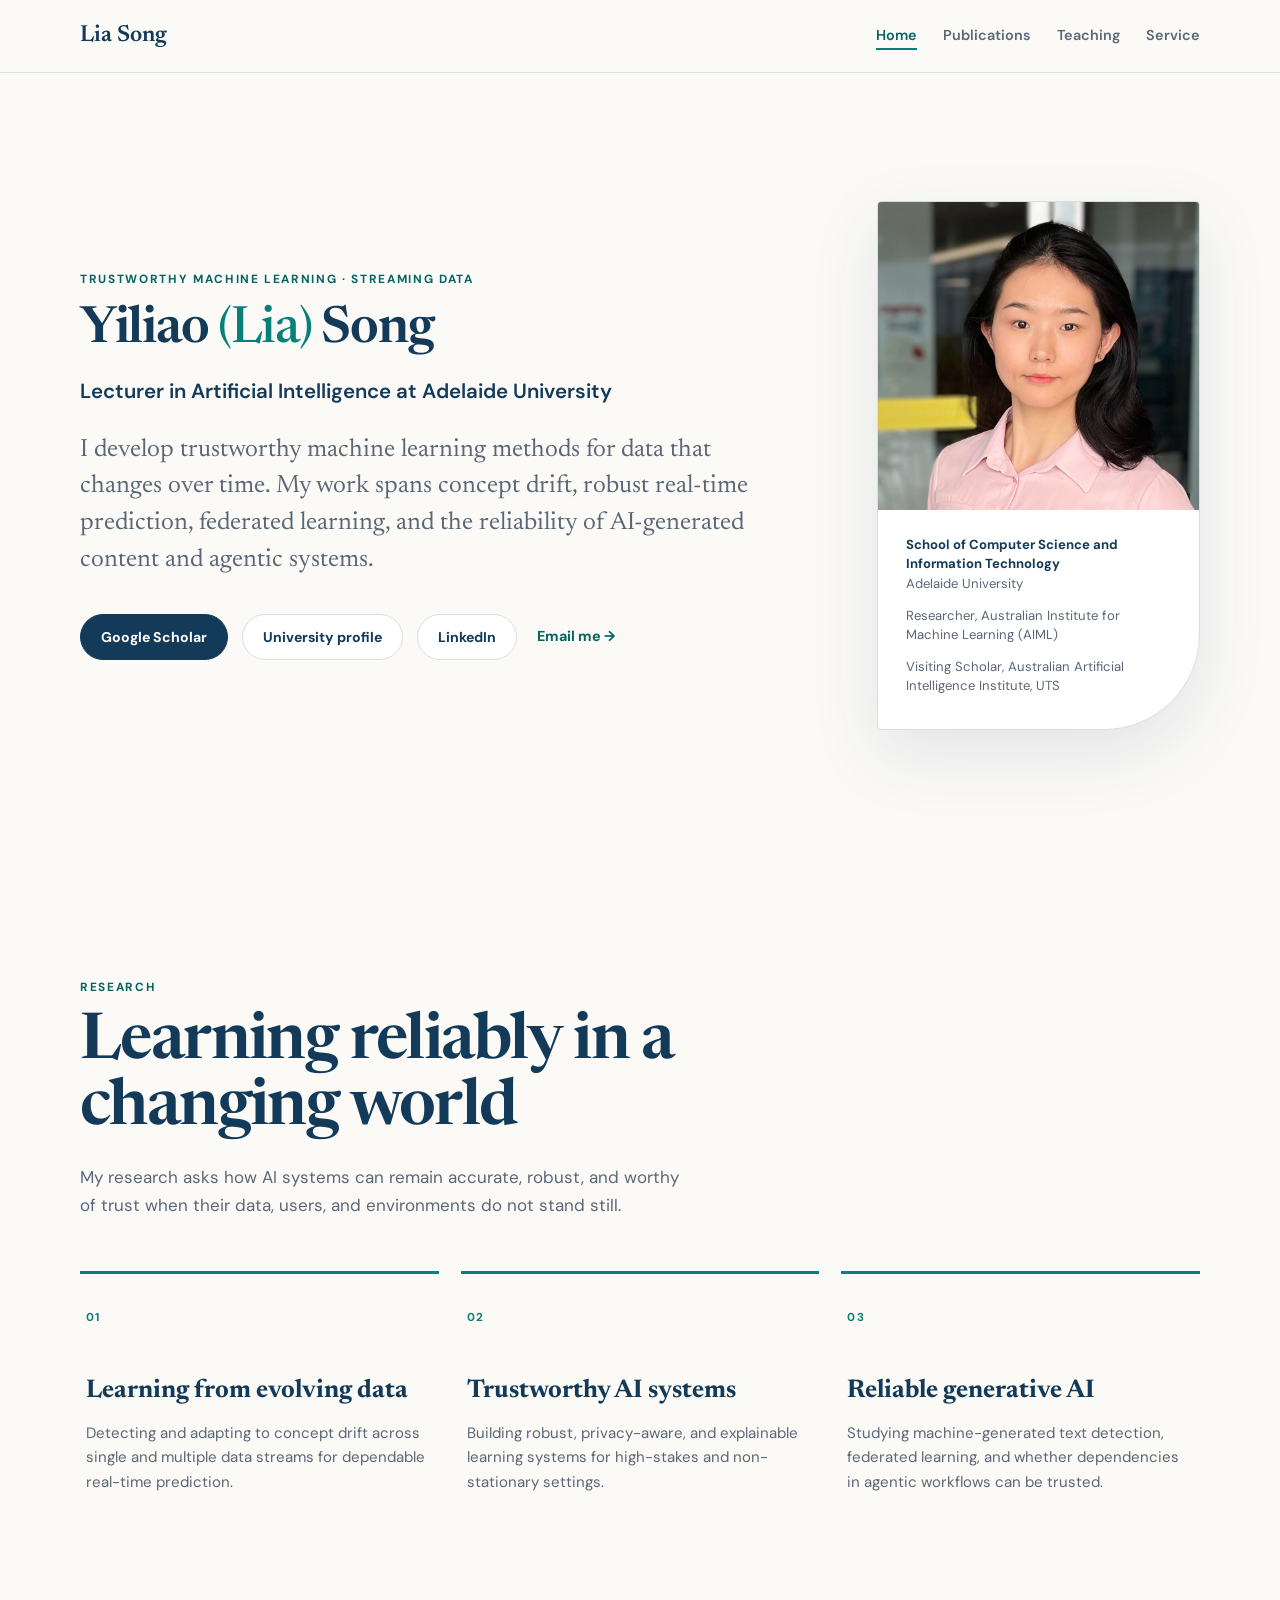
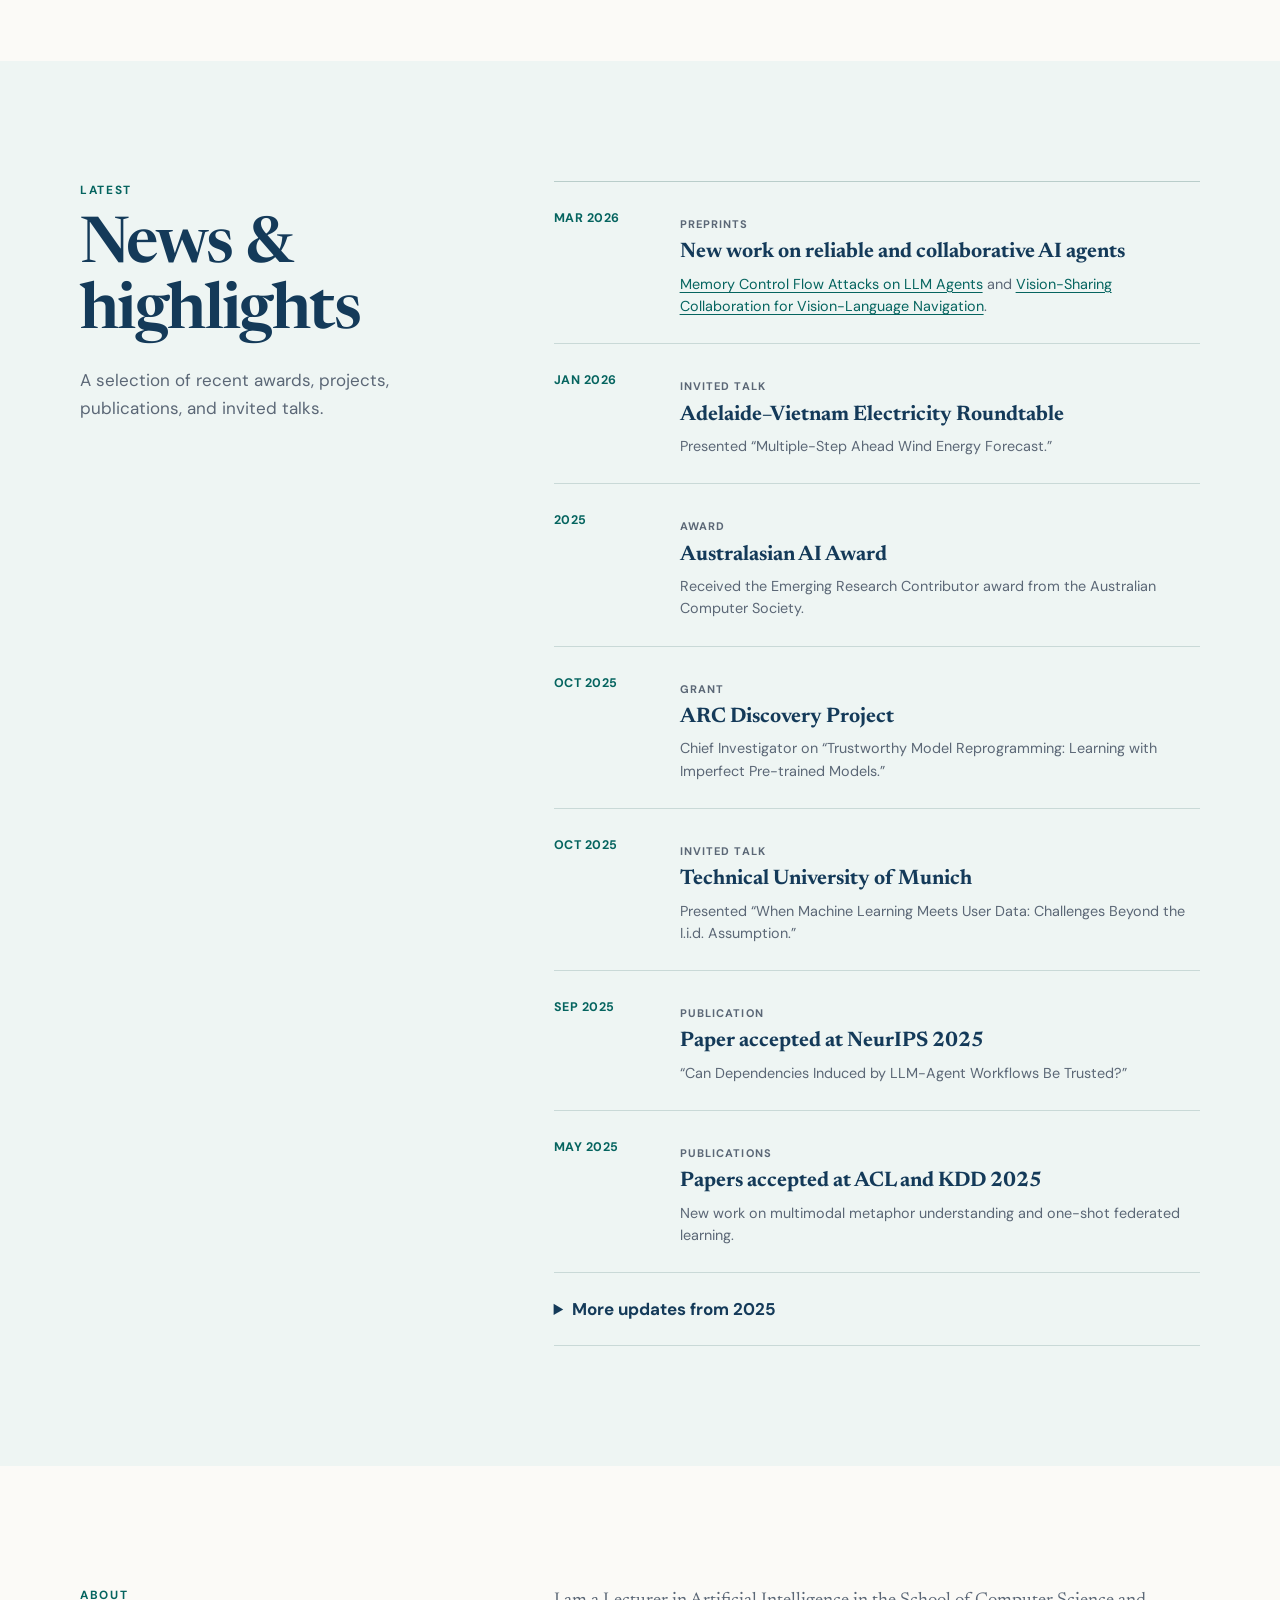
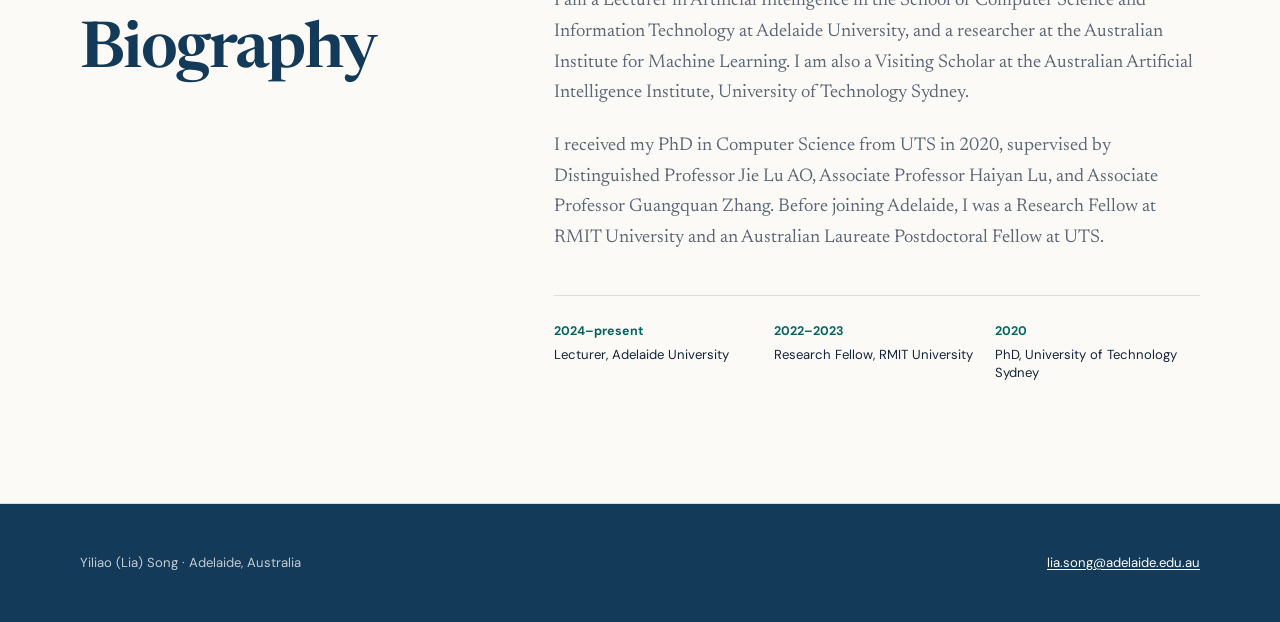
<file: index.html>
<!doctype html>
<html lang="en">
<head>
    <meta charset="utf-8">
    <meta name="viewport" content="width=device-width, initial-scale=1">
    <meta name="description" content="Yiliao (Lia) Song is a Lecturer in Artificial Intelligence at Adelaide University, researching trustworthy machine learning and learning from evolving data.">
    <title>Yiliao (Lia) Song | Trustworthy Machine Learning</title>
    <link rel="stylesheet" href="style.css?v=20260722-4">
</head>
<body>
<header class="site-header">
    <nav class="nav-shell" aria-label="Primary navigation">
        <a class="wordmark" href="index.html">Lia Song</a>
        <div class="nav-links">
            <a class="current" href="index.html">Home</a>
            <a href="publication.html">Publications</a>
            <a href="teaching.html">Teaching</a>
            <a href="service.html">Service</a>
        </div>
    </nav>
</header>

<main>
    <section class="hero page-shell">
        <div class="hero-copy">
            <p class="eyebrow">Trustworthy machine learning · Streaming data</p>
            <h1>Yiliao <span>(Lia)</span> Song</h1>
            <p class="role">Lecturer in Artificial Intelligence at Adelaide University</p>
            <p class="intro">I develop trustworthy machine learning methods for data that changes over time. My work spans concept drift, robust real-time prediction, federated learning, and the reliability of AI-generated content and agentic systems.</p>
            <div class="hero-actions" aria-label="Profile links">
                <a class="button primary" href="https://scholar.google.com/citations?hl=en&user=lKzKBHUAAAAJ&view_op=list_works&sortby=pubdate" target="_blank" rel="noopener">Google Scholar</a>
                <a class="button" href="https://adelaideuni.edu.au/people/lia.song" target="_blank" rel="noopener">University profile</a>
                <a class="button" href="https://www.linkedin.com/in/lia-song-1038793b/" target="_blank" rel="noopener">LinkedIn</a>
                <a class="text-link" href="mailto:lia.song@adelaide.edu.au">Email me <span aria-hidden="true">→</span></a>
            </div>
        </div>
        <aside class="profile-card" aria-label="Profile summary">
            <img src="YS.jpg" alt="Portrait of Yiliao (Lia) Song" width="344" height="332">
            <div class="profile-card-body">
                <p><strong>School of Computer Science and Information Technology</strong><br>Adelaide University</p>
                <p>Researcher, Australian Institute for Machine Learning (AIML)</p>
                <p>Visiting Scholar, Australian Artificial Intelligence Institute, UTS</p>
            </div>
        </aside>
    </section>

    <section class="section page-shell" aria-labelledby="research-heading">
        <div class="section-heading">
            <p class="section-label">Research</p>
            <h2 id="research-heading">Learning reliably in a changing world</h2>
            <p>My research asks how AI systems can remain accurate, robust, and worthy of trust when their data, users, and environments do not stand still.</p>
        </div>
        <div class="research-grid">
            <article class="research-card">
                <span class="card-number">01</span>
                <h3>Learning from evolving data</h3>
                <p>Detecting and adapting to concept drift across single and multiple data streams for dependable real-time prediction.</p>
            </article>
            <article class="research-card">
                <span class="card-number">02</span>
                <h3>Trustworthy AI systems</h3>
                <p>Building robust, privacy-aware, and explainable learning systems for high-stakes and non-stationary settings.</p>
            </article>
            <article class="research-card">
                <span class="card-number">03</span>
                <h3>Reliable generative AI</h3>
                <p>Studying machine-generated text detection, federated learning, and whether dependencies in agentic workflows can be trusted.</p>
            </article>
        </div>
    </section>

    <section class="section section-tint" aria-labelledby="news-heading">
        <div class="page-shell news-layout">
            <div class="section-heading news-intro">
                <p class="section-label">Latest</p>
                <h2 id="news-heading">News &amp; highlights</h2>
                <p>A selection of recent awards, projects, publications, and invited talks.</p>
            </div>
            <div class="news-list">
                <article class="news-item featured-news">
                    <time datetime="2026-03">Mar 2026</time>
                    <div><span class="news-tag">Preprints</span><h3>New work on reliable and collaborative AI agents</h3><p><a href="https://arxiv.org/abs/2603.15125" target="_blank" rel="noopener">Memory Control Flow Attacks on LLM Agents</a> and <a href="https://arxiv.org/abs/2603.20804" target="_blank" rel="noopener">Vision-Sharing Collaboration for Vision-Language Navigation</a>.</p></div>
                </article>
                <article class="news-item featured-news">
                    <time datetime="2026-01">Jan 2026</time>
                    <div><span class="news-tag">Invited talk</span><h3>Adelaide–Vietnam Electricity Roundtable</h3><p>Presented “Multiple-Step Ahead Wind Energy Forecast.”</p></div>
                </article>
                <article class="news-item">
                    <time datetime="2025">2025</time>
                    <div><span class="news-tag">Award</span><h3>Australasian AI Award</h3><p>Received the Emerging Research Contributor award from the Australian Computer Society.</p></div>
                </article>
                <article class="news-item">
                    <time datetime="2025-10-29">Oct 2025</time>
                    <div><span class="news-tag">Grant</span><h3>ARC Discovery Project</h3><p>Chief Investigator on “Trustworthy Model Reprogramming: Learning with Imperfect Pre-trained Models.”</p></div>
                </article>
                <article class="news-item">
                    <time datetime="2025-10">Oct 2025</time>
                    <div><span class="news-tag">Invited talk</span><h3>Technical University of Munich</h3><p>Presented “When Machine Learning Meets User Data: Challenges Beyond the I.i.d. Assumption.”</p></div>
                </article>
                <article class="news-item">
                    <time datetime="2025-09-19">Sep 2025</time>
                    <div><span class="news-tag">Publication</span><h3>Paper accepted at NeurIPS 2025</h3><p>“Can Dependencies Induced by LLM-Agent Workflows Be Trusted?”</p></div>
                </article>
                <article class="news-item">
                    <time datetime="2025-05">May 2025</time>
                    <div><span class="news-tag">Publications</span><h3>Papers accepted at ACL and KDD 2025</h3><p>New work on multimodal metaphor understanding and one-shot federated learning.</p></div>
                </article>
                <details class="news-archive">
                    <summary>More updates from 2025</summary>
                    <ul>
                        <li><time datetime="2025-10-05">5 Oct</time> “A Multistream Concept Drift Handling Framework via Data Sharing” accepted by <em>IEEE Transactions on Cybernetics</em>.</li>
                        <li><time datetime="2025-10-28">28 Oct</time> Invited to present at the AGS SA/NT Symposium 2025.</li>
                        <li><time datetime="2025-09-30">30 Sep</time> Received the School of Computer and Mathematical Sciences inter-department award.</li>
                        <li><time datetime="2025-09-17">17 Sep</time> “Machine Learning in the Australian Equity Market” accepted by <em>Pacific-Basin Finance Journal</em>.</li>
                        <li><time datetime="2025-05-01">1 May</time> Awarded a DAAD AINeT Fellowship.</li>
                        <li><time datetime="2025-04-28">28 Apr</time> Selected for the DAAD Postdoc-NeT-AI Virtual Networking Week on Natural Language Processing.</li>
                        <li><time datetime="2025-04-03">3 Apr</time> Paper published in <em>Intelligent Systems with Applications</em>.</li>
                        <li><time datetime="2025-03-14">14 Mar</time> Paper accepted by <em>IEEE Transactions on Information Forensics and Security</em>.</li>
                        <li><time datetime="2025-01-23">23 Jan</time> Two papers accepted at ICLR 2025: FLOW and R-detect.</li>
                    </ul>
                </details>
            </div>
        </div>
    </section>

    <section class="section page-shell split-section" aria-labelledby="about-heading">
        <div class="section-heading">
            <p class="section-label">About</p>
            <h2 id="about-heading">Biography</h2>
        </div>
        <div class="prose">
            <p>I am a Lecturer in Artificial Intelligence in the School of Computer Science and Information Technology at Adelaide University, and a researcher at the Australian Institute for Machine Learning. I am also a Visiting Scholar at the Australian Artificial Intelligence Institute, University of Technology Sydney.</p>
            <p>I received my PhD in Computer Science from UTS in 2020, supervised by Distinguished Professor Jie Lu AO, Associate Professor Haiyan Lu, and Associate Professor Guangquan Zhang. Before joining Adelaide, I was a Research Fellow at RMIT University and an Australian Laureate Postdoctoral Fellow at UTS.</p>
            <div class="credential-row">
                <div><strong>2024–present</strong><span>Lecturer, Adelaide University</span></div>
                <div><strong>2022–2023</strong><span>Research Fellow, RMIT University</span></div>
                <div><strong>2020</strong><span>PhD, University of Technology Sydney</span></div>
            </div>
        </div>
    </section>
</main>

<footer class="site-footer">
    <div class="page-shell footer-inner">
        <p>Yiliao (Lia) Song · Adelaide, Australia</p>
        <p><a href="mailto:lia.song@adelaide.edu.au">lia.song@adelaide.edu.au</a></p>
    </div>
</footer>
</body>
</html>
</file>
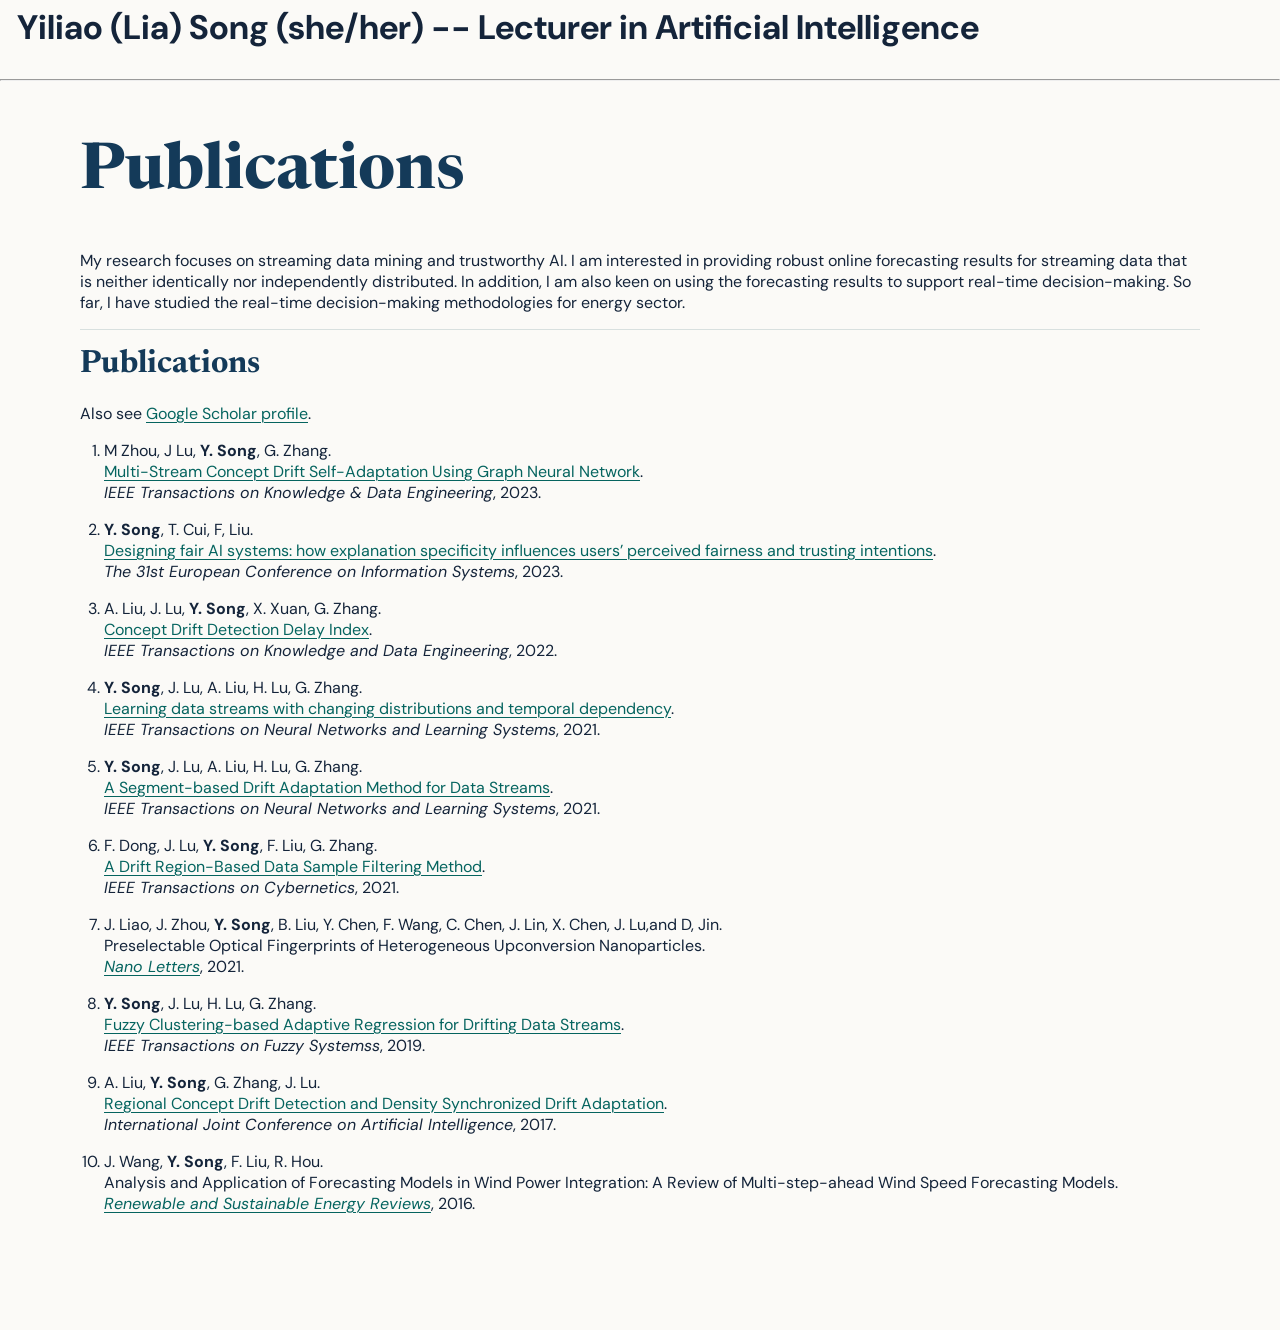
<file: publication-old.html>
<html>

<head>
    <meta http-equiv="Content-Type" content="text/html;charset=utf-8" />
    <link rel="stylesheet" type="text/css" href="style.css" />
    <title>Yiliao (Lia) Song (she/her) -- Lecturer in Artificial Intelligence</title>
</head>

<body>
<h1 style="padding-left: 0.5em">Yiliao (Lia) Song (she/her) -- Lecturer in Artificial Intelligence</h1><hr>
<table summary="Table for page layout." id="tlayout">
<tr valign="top">
<td id="layout-menu">
    <div class="menu-item"><a href="index.html" class="current">Home</a></div>
    <div class="menu-item"><a href="teaching.html">Teaching</a></div>
    <div class="menu-item"><a href="publication.html">Publications</a></div>
    <div class="menu-item"><a href="service.html">Professional Services</a></div>
</td>
<td id="layout-content">

    <h1 style="margin-top: 0em">Publications</h1><br>
	My research focuses on streaming data mining and trustworthy AI. I am interested in providing robust online forecasting results for streaming data that is neither identically nor independently distributed. In addition, I am also keen on using the forecasting results to support real-time decision-making. So far, I have studied the real-time decision-making methodologies for energy sector.
	
    <div>
        <h2><hr>Publications</h2>
        Also see <a href = "https://scholar.google.com/citations?hl=en&user=lKzKBHUAAAAJ&view_op=list_works&sortby=pubdate" target="_blank">Google Scholar profile</a>.
        <ol>
            <li><p>
                M Zhou, J Lu, <b>Y. Song</b>, G. Zhang.<br>
                <a href="https://ieeexplore.ieee.org/xpl/RecentIssue.jsp?punumber=69" target="_blank">Multi-Stream Concept Drift Self-Adaptation Using Graph Neural Network</a>.<br>
                <i>IEEE Transactions on Knowledge & Data Engineering</i>, 2023.<br>
            </p></li>

            <li><p>
                <b>Y. Song</b>, T. Cui, F, Liu.<br>
                <a href="https://aisel.aisnet.org/ecis2023_rip/7/" target="_blank">Designing fair AI systems: how explanation specificity influences users’ perceived fairness and trusting intentions</a>.<br>
                <i>The 31st European Conference on Information Systems</i>, 2023.<br>
            </p></li>

            <li><p>
                A. Liu, J. Lu, <b>Y. Song</b>, X. Xuan, G. Zhang.<br>
                <a href="https://www.computer.org/csdl/journal/tk/5555/01/09729470/1Bya28FGIU0" target="_blank">Concept Drift Detection Delay Index</a>.<br>
                <i>IEEE Transactions on Knowledge and Data Engineering</i>, 2022.<br>
            </p></li>
            
            <li><p>
                <b>Y. Song</b>, J. Lu, A. Liu, H. Lu, G. Zhang.<br>
                <a href="https://ieeexplore.ieee.org/document/9626154" target="_blank">Learning data streams with changing distributions and temporal dependency</a>.<br>
                <i>IEEE Transactions on Neural Networks and Learning Systems</i>, 2021.<br>
            </p></li>
            
            <li><p>
                <b>Y. Song</b>, J. Lu, A. Liu, H. Lu, G. Zhang.<br>
                <a href="https://ieeexplore.ieee.org/abstract/document/9399669" target="_blank">A Segment-based Drift Adaptation Method for Data Streams</a>.<br>
                <i>IEEE Transactions on Neural Networks and Learning Systems</i>, 2021.<br>
            </p></li>

            <li><p>
                F. Dong, J. Lu, <b>Y. Song</b>, F. Liu, G. Zhang.<br>
                <a href="https://pubmed.ncbi.nlm.nih.gov/33635810/" target="_blank">A Drift Region-Based Data Sample Filtering Method</a>.<br>
                <i>IEEE Transactions on Cybernetics</i>, 2021.<br>
            </p></li>

            <li><p>
                J. Liao, J. Zhou, <b>Y. Song</b>, B. Liu, Y. Chen, F. Wang, C. Chen, J. Lin, X. Chen, J. Lu,and D, Jin.<br>
                Preselectable Optical Fingerprints of Heterogeneous Upconversion Nanoparticles.<br>
                <a href="https://pubs.acs.org/doi/abs/10.1021/acs.nanolett.1c02404" target="_blank"><i>Nano Letters</i></a>, 2021.<br>
            </p></li>

            <li><p>
                <b>Y. Song</b>, J. Lu, H. Lu, G. Zhang.<br>
                <a href="https://ieeexplore.ieee.org/document/8688575" target="_blank">Fuzzy Clustering-based Adaptive Regression for Drifting Data Streams</a>.<br>
                <i>IEEE Transactions on Fuzzy Systemss</i>, 2019.<br>
            </p></li>

            <li><p>
                A. Liu, <b>Y. Song</b>, G. Zhang, J. Lu.<br>
                <a href="https://www.ijcai.org/proceedings/2017/0317.pdf" target="_blank">Regional Concept Drift Detection and Density Synchronized Drift Adaptation</a>.<br>
                <i>International Joint Conference on Artificial Intelligence</i>, 2017.<br>
            </p></li>

            <li><p>
                J. Wang, <b>Y. Song</b>, F. Liu, R. Hou.<br>
                Analysis and Application of Forecasting Models in Wind Power Integration: A Review of Multi-step-ahead Wind Speed Forecasting Models.<br>
                <a href="https://ieeexplore.ieee.org/document/9626154" target="_blank"><i>Renewable and Sustainable Energy Reviews</i></a>, 2016.<br>
            </p></li>
        </ol>
    </div>

</td>
</tr>
</table>
</body>
</html>
</file>
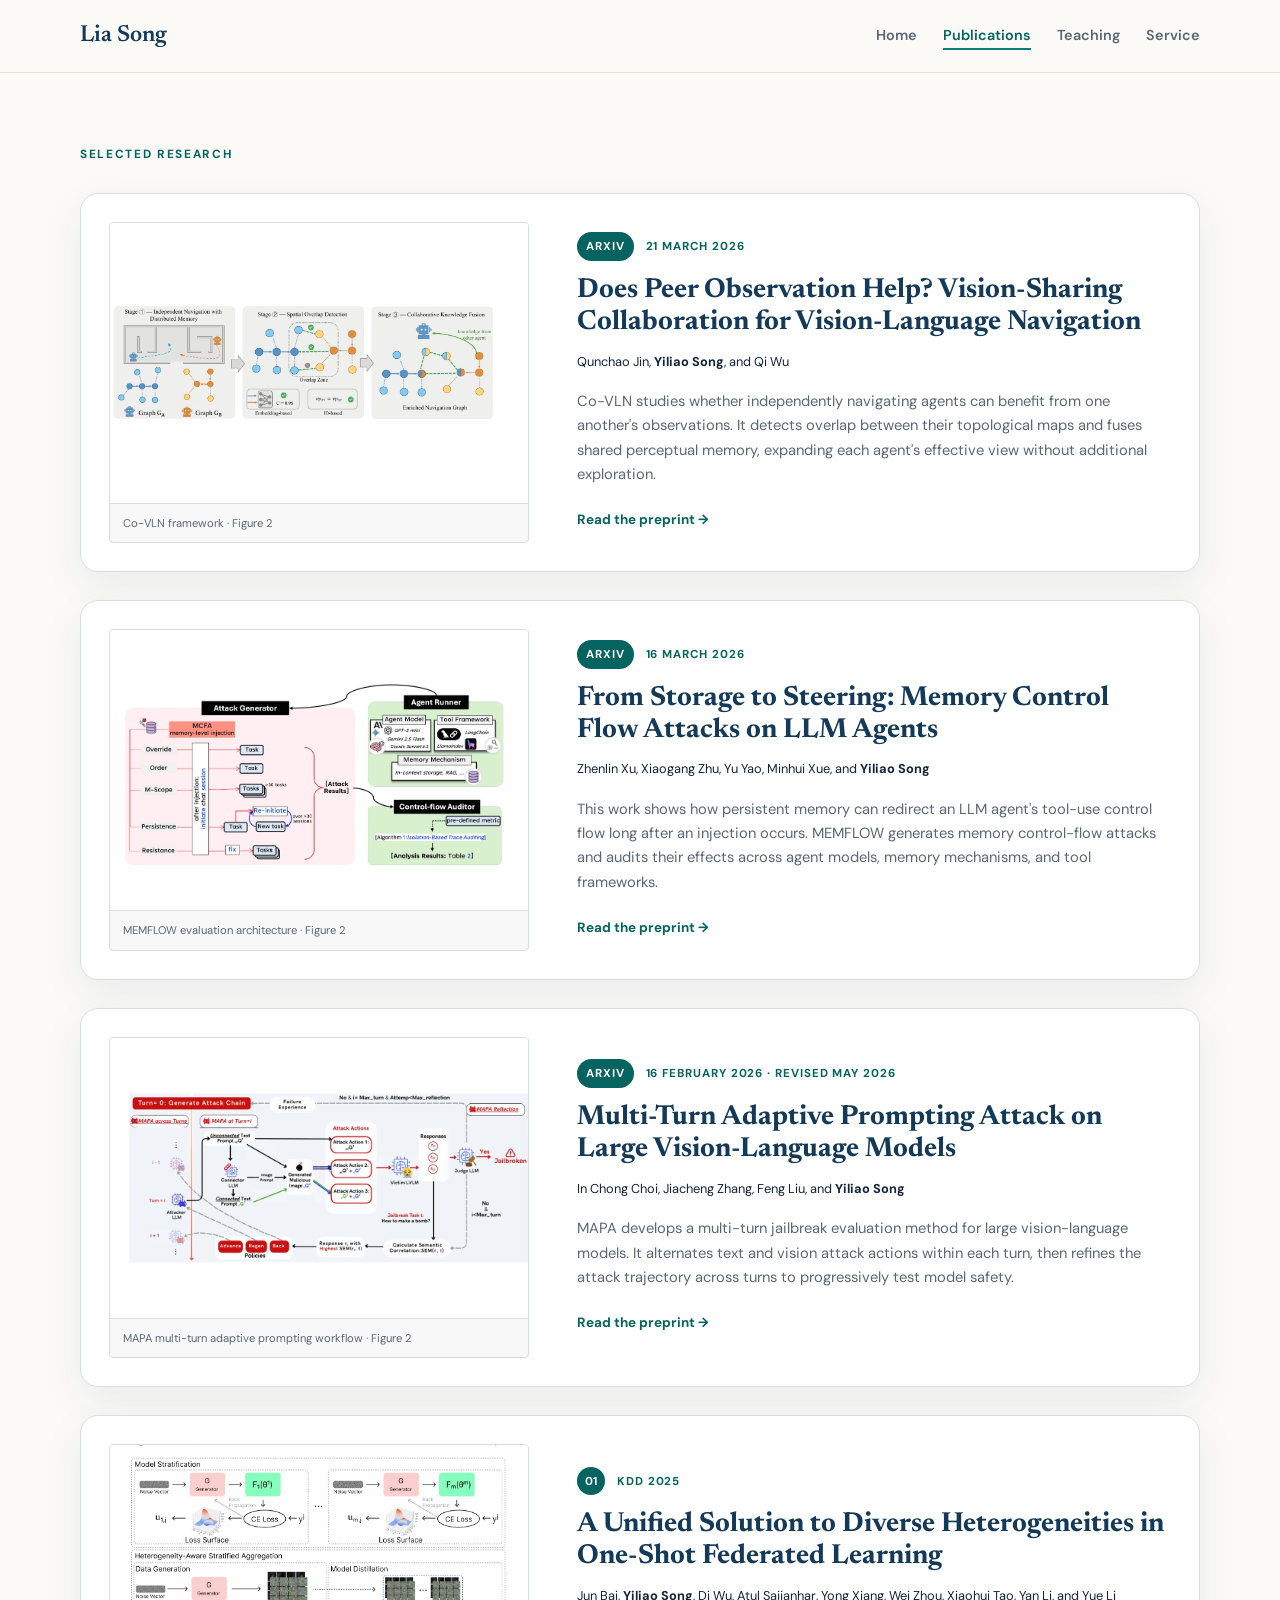
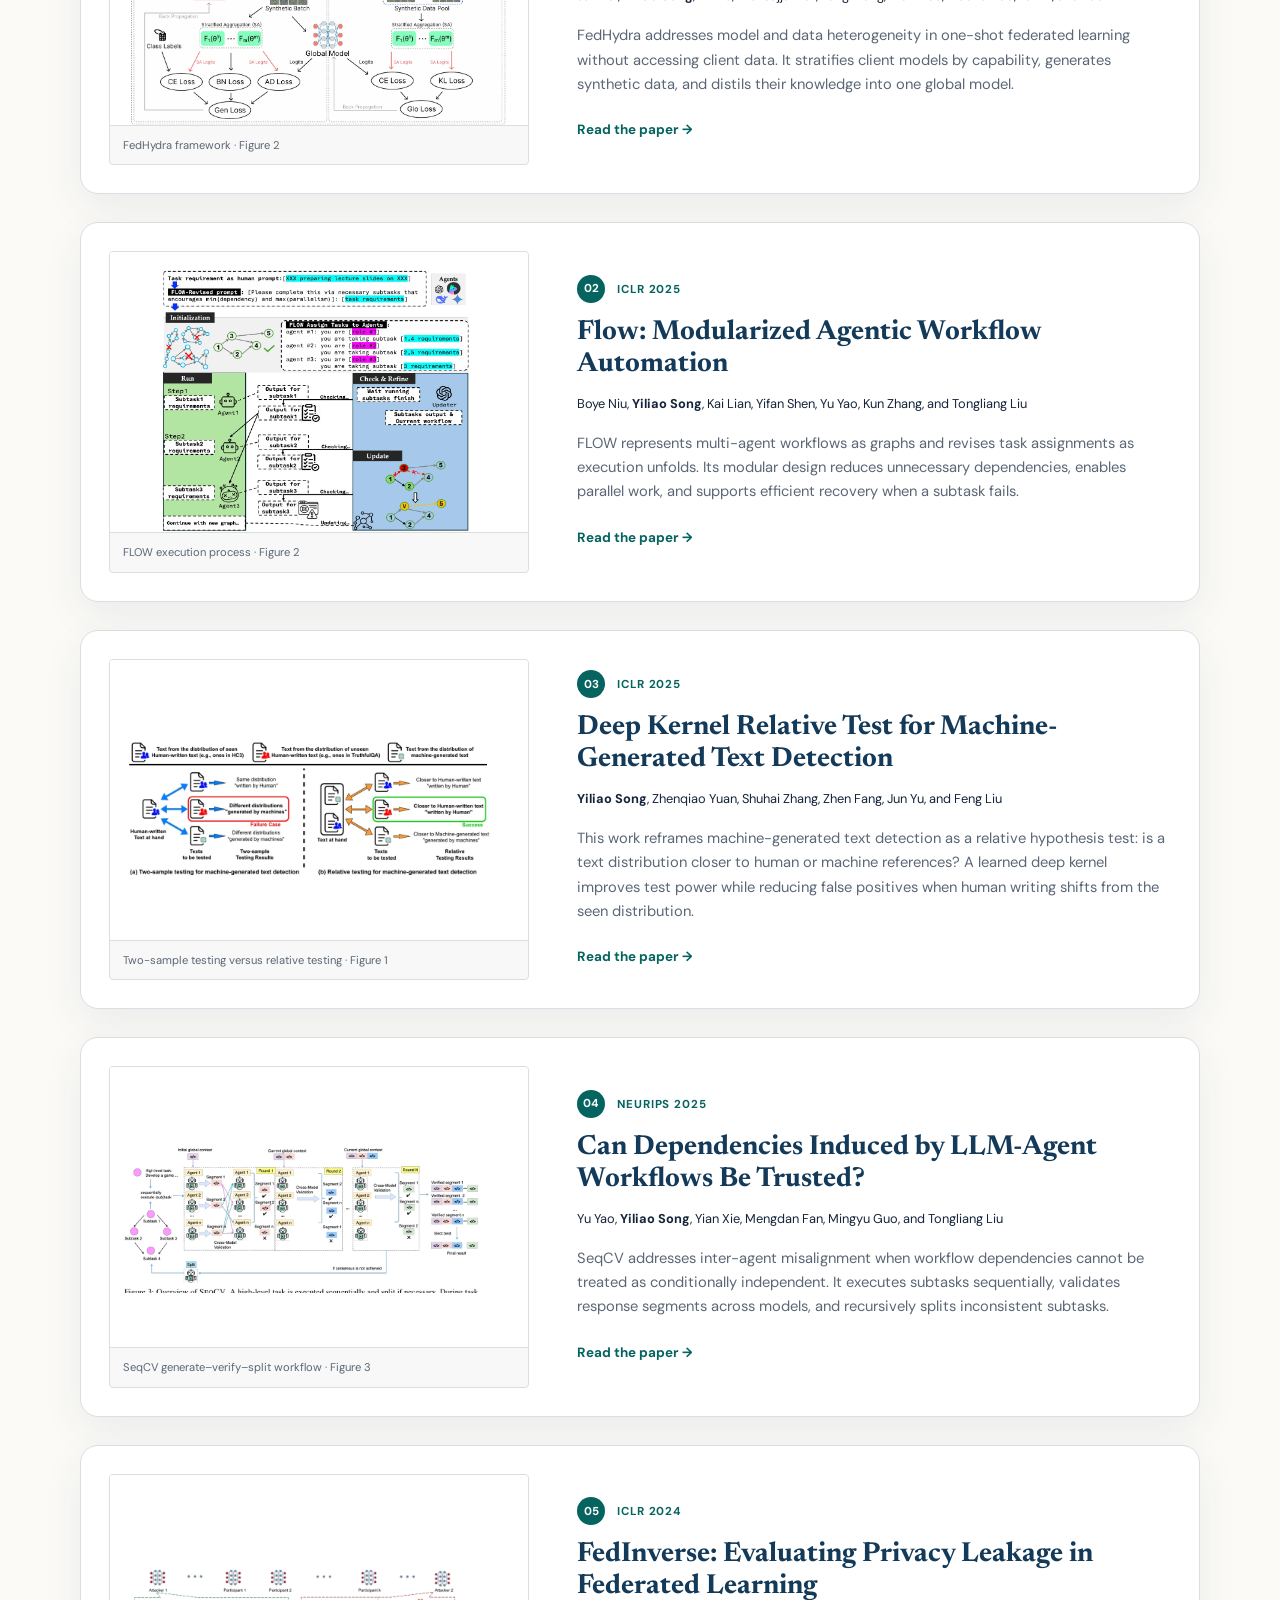
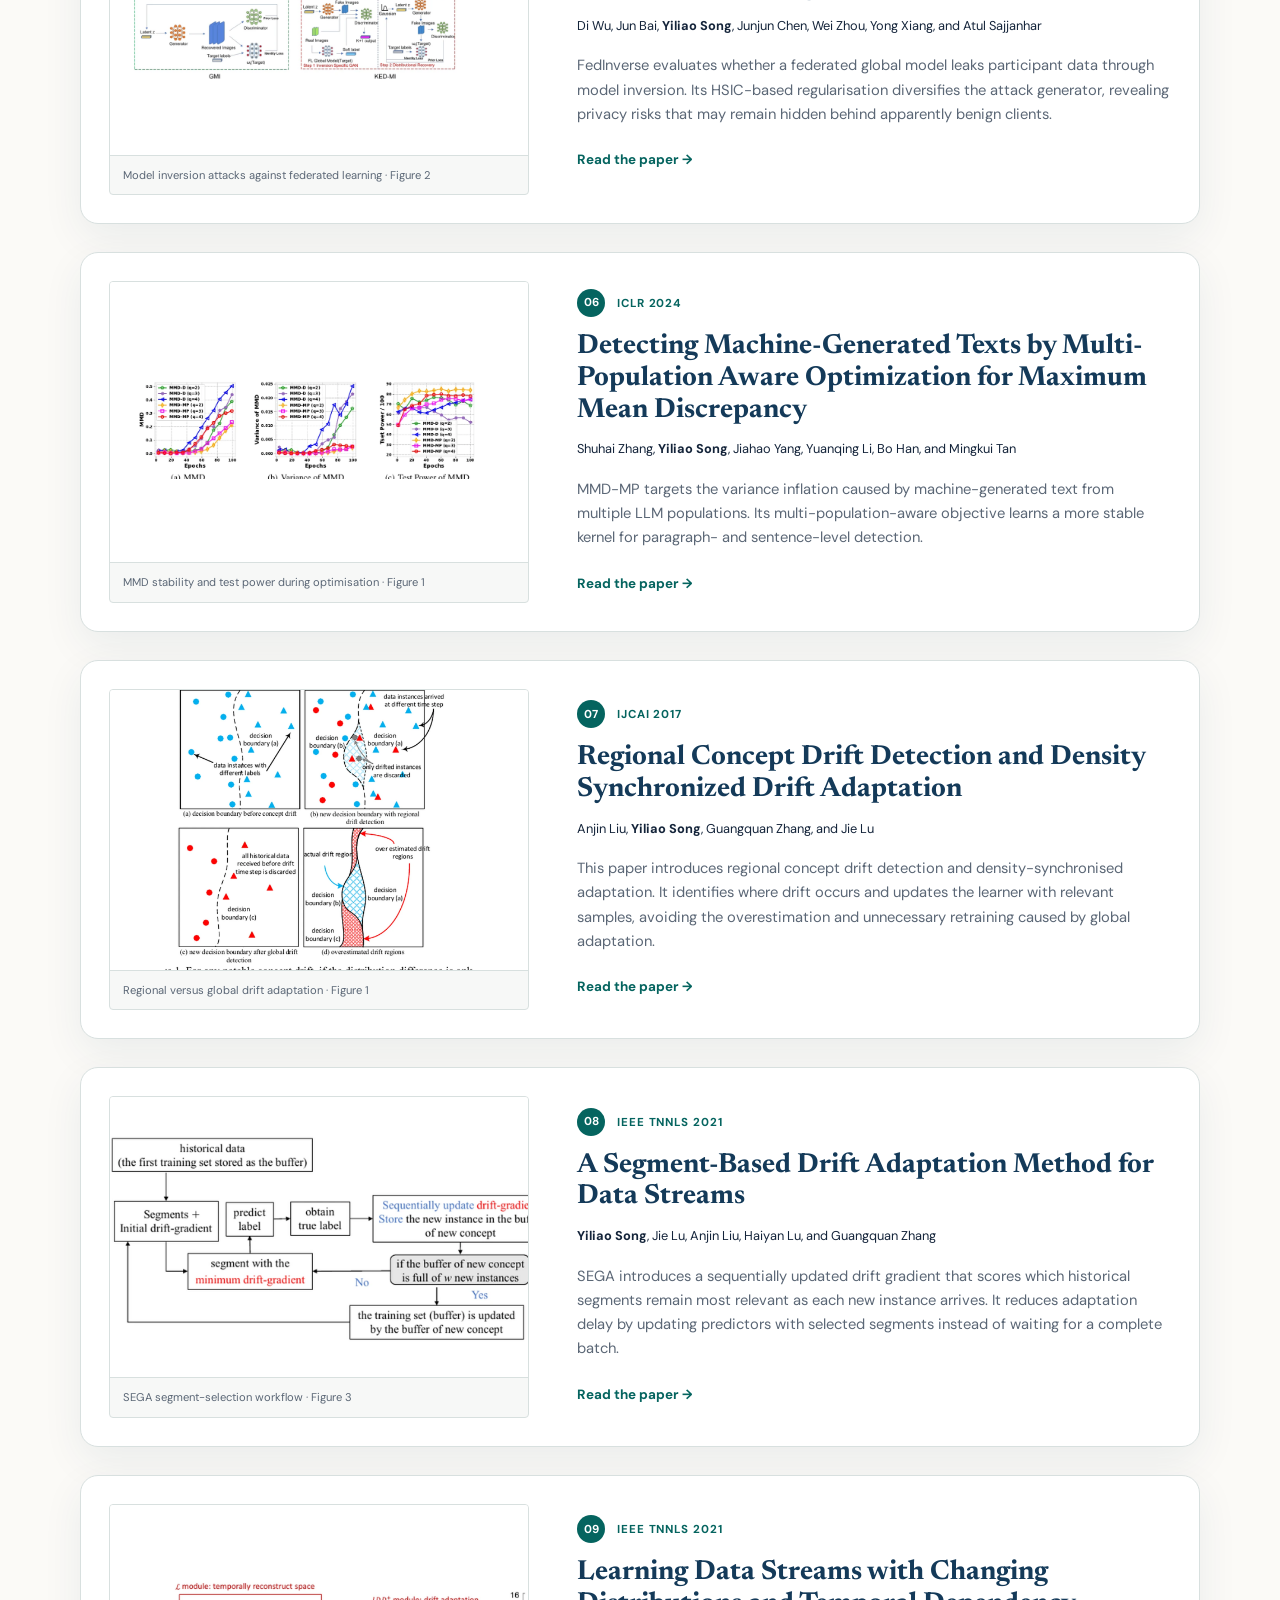
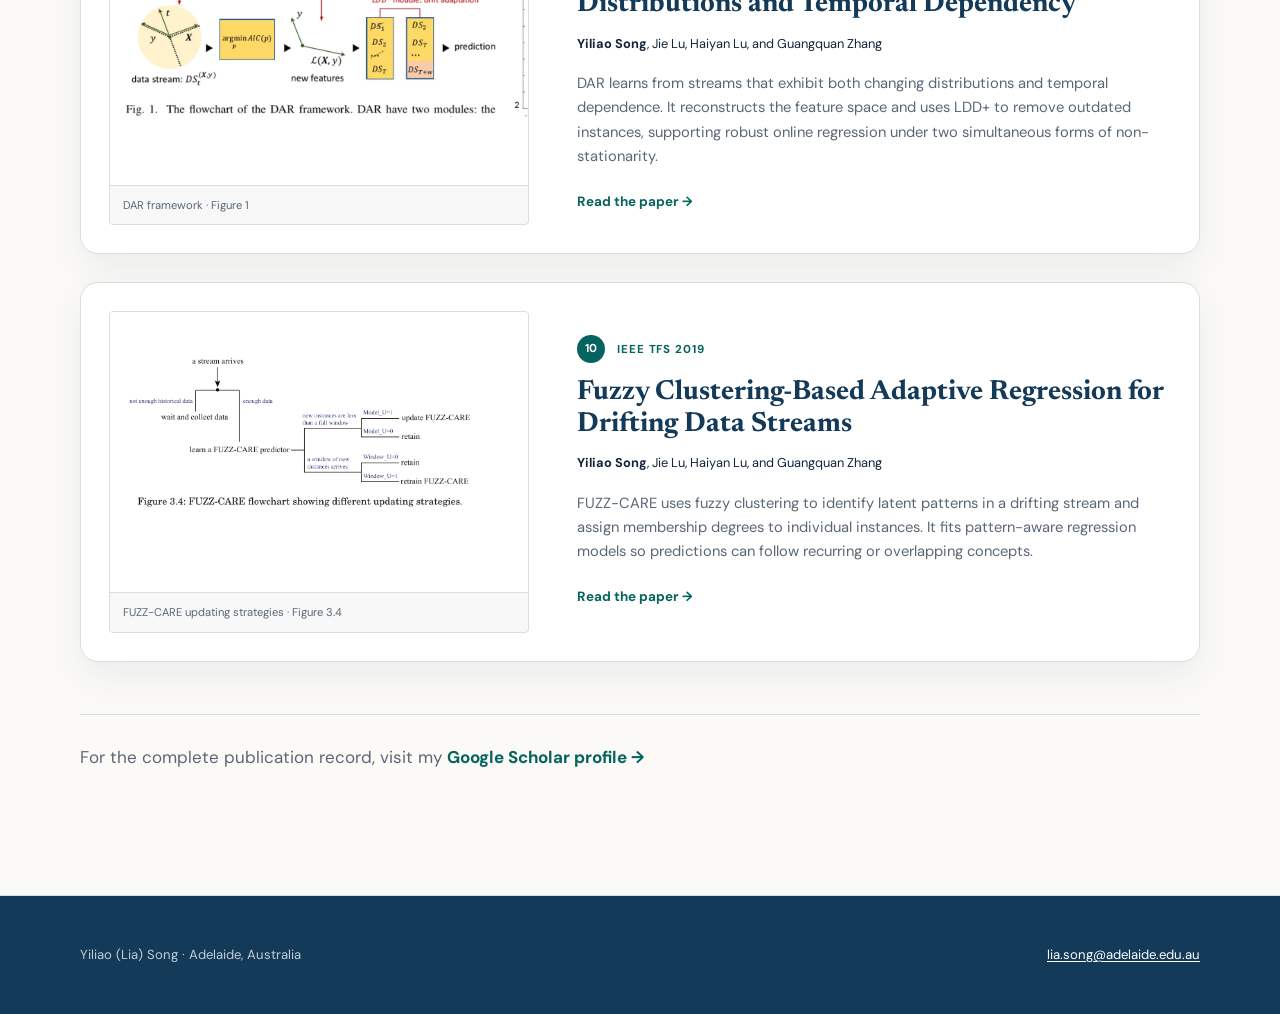
<file: publication.html>
<!doctype html>
<html lang="en">
<head>
    <meta charset="utf-8">
    <meta name="viewport" content="width=device-width, initial-scale=1">
    <meta name="description" content="Latest arXiv preprints and ten selected publications by Yiliao (Lia) Song, with figures and concise research summaries.">
    <link rel="stylesheet" href="style.css?v=20260722-4">
    <title>Publications | Yiliao (Lia) Song</title>
</head>
<body>
<header class="site-header">
    <nav class="nav-shell" aria-label="Primary navigation">
        <a class="wordmark" href="index.html">Lia Song</a>
        <div class="nav-links">
            <a href="index.html">Home</a>
            <a class="current" href="publication.html">Publications</a>
            <a href="teaching.html">Teaching</a>
            <a href="service.html">Service</a>
        </div>
    </nav>
</header>

<main class="interior-main">
    <div class="page-shell">
        <p class="eyebrow page-kicker">Selected research</p>
        <h1 class="visually-hidden">Publications</h1>

        <section class="featured-publications latest-arxiv" aria-label="Selected publications">
            <article class="publication-card">
                <figure class="publication-figure">
                    <img src="public/images/publications/co-vln-framework.webp" alt="Co-VLN framework showing independent navigation, spatial overlap detection, and collaborative knowledge fusion" width="1290" height="405">
                    <figcaption>Co-VLN framework · Figure 2</figcaption>
                </figure>
                <div class="publication-copy">
                    <p class="publication-meta"><span class="preprint-pill">arXiv</span> 21 March 2026</p>
                    <h3>Does Peer Observation Help? Vision-Sharing Collaboration for Vision-Language Navigation</h3>
                    <p class="publication-authors">Qunchao Jin, <strong>Yiliao Song</strong>, and Qi Wu</p>
                    <p>Co-VLN studies whether independently navigating agents can benefit from one another's observations. It detects overlap between their topological maps and fuses shared perceptual memory, expanding each agent's effective view without additional exploration.</p>
                    <a class="publication-link" href="https://arxiv.org/abs/2603.20804" target="_blank" rel="noopener">Read the preprint <span aria-hidden="true">→</span></a>
                </div>
            </article>

            <article class="publication-card publication-card-reverse">
                <figure class="publication-figure">
                    <img src="public/images/publications/memflow-framework.webp" alt="MEMFLOW architecture connecting an attack generator, agent runner, and control-flow auditor" width="1095" height="520">
                    <figcaption>MEMFLOW evaluation architecture · Figure 2</figcaption>
                </figure>
                <div class="publication-copy">
                    <p class="publication-meta"><span class="preprint-pill">arXiv</span> 16 March 2026</p>
                    <h3>From Storage to Steering: Memory Control Flow Attacks on LLM Agents</h3>
                    <p class="publication-authors">Zhenlin Xu, Xiaogang Zhu, Yu Yao, Minhui Xue, and <strong>Yiliao Song</strong></p>
                    <p>This work shows how persistent memory can redirect an LLM agent's tool-use control flow long after an injection occurs. MEMFLOW generates memory control-flow attacks and audits their effects across agent models, memory mechanisms, and tool frameworks.</p>
                    <a class="publication-link" href="https://arxiv.org/abs/2603.15125" target="_blank" rel="noopener">Read the preprint <span aria-hidden="true">→</span></a>
                </div>
            </article>

            <article class="publication-card">
                <figure class="publication-figure">
                    <img src="public/images/publications/mapa-framework.webp" alt="MAPA framework alternating text and vision attack actions across multiple dialogue turns" width="1100" height="456">
                    <figcaption>MAPA multi-turn adaptive prompting workflow · Figure 2</figcaption>
                </figure>
                <div class="publication-copy">
                    <p class="publication-meta"><span class="preprint-pill">arXiv</span> 16 February 2026 · revised May 2026</p>
                    <h3>Multi-Turn Adaptive Prompting Attack on Large Vision-Language Models</h3>
                    <p class="publication-authors">In Chong Choi, Jiacheng Zhang, Feng Liu, and <strong>Yiliao Song</strong></p>
                    <p>MAPA develops a multi-turn jailbreak evaluation method for large vision-language models. It alternates text and vision attack actions within each turn, then refines the attack trajectory across turns to progressively test model safety.</p>
                    <a class="publication-link" href="https://arxiv.org/abs/2602.14399" target="_blank" rel="noopener">Read the preprint <span aria-hidden="true">→</span></a>
                </div>
            </article>
            <article class="publication-card">
                <figure class="publication-figure">
                    <img src="public/images/publications/fedhydra-framework.webp" alt="FedHydra framework for model stratification, synthetic data generation, and model distillation" width="1245" height="850">
                    <figcaption>FedHydra framework · Figure 2</figcaption>
                </figure>
                <div class="publication-copy">
                    <p class="publication-meta"><span class="publication-number">01</span> KDD 2025</p>
                    <h3>A Unified Solution to Diverse Heterogeneities in One-Shot Federated Learning</h3>
                    <p class="publication-authors">Jun Bai, <strong>Yiliao Song</strong>, Di Wu, Atul Sajjanhar, Yong Xiang, Wei Zhou, Xiaohui Tao, Yan Li, and Yue Li</p>
                    <p>FedHydra addresses model and data heterogeneity in one-shot federated learning without accessing client data. It stratifies client models by capability, generates synthetic data, and distils their knowledge into one global model.</p>
                    <a class="publication-link" href="https://arxiv.org/abs/2410.21119" target="_blank" rel="noopener">Read the paper <span aria-hidden="true">→</span></a>
                </div>
            </article>

            <article class="publication-card publication-card-reverse">
                <figure class="publication-figure">
                    <img src="public/images/publications/flow-framework.webp" alt="FLOW agentic workflow showing task initialization, parallel execution, checking, and graph updates" width="1160" height="935">
                    <figcaption>FLOW execution process · Figure 2</figcaption>
                </figure>
                <div class="publication-copy">
                    <p class="publication-meta"><span class="publication-number">02</span> ICLR 2025</p>
                    <h3>Flow: Modularized Agentic Workflow Automation</h3>
                    <p class="publication-authors">Boye Niu, <strong>Yiliao Song</strong>, Kai Lian, Yifan Shen, Yu Yao, Kun Zhang, and Tongliang Liu</p>
                    <p>FLOW represents multi-agent workflows as graphs and revises task assignments as execution unfolds. Its modular design reduces unnecessary dependencies, enables parallel work, and supports efficient recovery when a subtask fails.</p>
                    <a class="publication-link" href="https://openreview.net/forum?id=sLKDbuyq99" target="_blank" rel="noopener">Read the paper <span aria-hidden="true">→</span></a>
                </div>
            </article>

            <article class="publication-card">
                <figure class="publication-figure">
                    <img src="public/images/publications/rdetect-relative-test.webp" alt="Comparison of two-sample and relative testing for machine-generated text detection" width="1100" height="394">
                    <figcaption>Two-sample testing versus relative testing · Figure 1</figcaption>
                </figure>
                <div class="publication-copy">
                    <p class="publication-meta"><span class="publication-number">03</span> ICLR 2025</p>
                    <h3>Deep Kernel Relative Test for Machine-Generated Text Detection</h3>
                    <p class="publication-authors"><strong>Yiliao Song</strong>, Zhenqiao Yuan, Shuhai Zhang, Zhen Fang, Jun Yu, and Feng Liu</p>
                    <p>This work reframes machine-generated text detection as a relative hypothesis test: is a text distribution closer to human or machine references? A learned deep kernel improves test power while reducing false positives when human writing shifts from the seen distribution.</p>
                    <a class="publication-link" href="https://openreview.net/forum?id=z9j7wctoGV" target="_blank" rel="noopener">Read the paper <span aria-hidden="true">→</span></a>
                </div>
            </article>

            <article class="publication-card publication-card-reverse">
                <figure class="publication-figure">
                    <img src="public/images/publications/seqcv-framework.webp" alt="SeqCV workflow for sequential task execution and cross-model validation" width="1170" height="480">
                    <figcaption>SeqCV generate–verify–split workflow · Figure 3</figcaption>
                </figure>
                <div class="publication-copy">
                    <p class="publication-meta"><span class="publication-number">04</span> NeurIPS 2025</p>
                    <h3>Can Dependencies Induced by LLM-Agent Workflows Be Trusted?</h3>
                    <p class="publication-authors">Yu Yao, <strong>Yiliao Song</strong>, Yian Xie, Mengdan Fan, Mingyu Guo, and Tongliang Liu</p>
                    <p>SeqCV addresses inter-agent misalignment when workflow dependencies cannot be treated as conditionally independent. It executes subtasks sequentially, validates response segments across models, and recursively splits inconsistent subtasks.</p>
                    <a class="publication-link" href="https://papers.neurips.cc/paper_files/paper/2025/hash/19206a6ed5ed0aaeed440448dfc5cf7e-Abstract-Conference.html" target="_blank" rel="noopener">Read the paper <span aria-hidden="true">→</span></a>
                </div>
            </article>

            <article class="publication-card">
                <figure class="publication-figure">
                    <img src="public/images/publications/fedinverse-framework.webp" alt="FedInverse model inversion attacks against federated learning" width="1100" height="338">
                    <figcaption>Model inversion attacks against federated learning · Figure 2</figcaption>
                </figure>
                <div class="publication-copy">
                    <p class="publication-meta"><span class="publication-number">05</span> ICLR 2024</p>
                    <h3>FedInverse: Evaluating Privacy Leakage in Federated Learning</h3>
                    <p class="publication-authors">Di Wu, Jun Bai, <strong>Yiliao Song</strong>, Junjun Chen, Wei Zhou, Yong Xiang, and Atul Sajjanhar</p>
                    <p>FedInverse evaluates whether a federated global model leaks participant data through model inversion. Its HSIC-based regularisation diversifies the attack generator, revealing privacy risks that may remain hidden behind apparently benign clients.</p>
                    <a class="publication-link" href="https://proceedings.iclr.cc/paper_files/paper/2024/hash/c225136cfe52a8fd66658bbcf9d894ab-Abstract-Conference.html" target="_blank" rel="noopener">Read the paper <span aria-hidden="true">→</span></a>
                </div>
            </article>

            <article class="publication-card publication-card-reverse">
                <figure class="publication-figure">
                    <img src="public/images/publications/mpp-illustration.webp" alt="Comparison of MMD values, variance, and test power during optimization" width="1100" height="299">
                    <figcaption>MMD stability and test power during optimisation · Figure 1</figcaption>
                </figure>
                <div class="publication-copy">
                    <p class="publication-meta"><span class="publication-number">06</span> ICLR 2024</p>
                    <h3>Detecting Machine-Generated Texts by Multi-Population Aware Optimization for Maximum Mean Discrepancy</h3>
                    <p class="publication-authors">Shuhai Zhang, <strong>Yiliao Song</strong>, Jiahao Yang, Yuanqing Li, Bo Han, and Mingkui Tan</p>
                    <p>MMD-MP targets the variance inflation caused by machine-generated text from multiple LLM populations. Its multi-population-aware objective learns a more stable kernel for paragraph- and sentence-level detection.</p>
                    <a class="publication-link" href="https://arxiv.org/abs/2402.16041" target="_blank" rel="noopener">Read the paper <span aria-hidden="true">→</span></a>
                </div>
            </article>

            <article class="publication-card">
                <figure class="publication-figure">
                    <img src="public/images/publications/regional-drift.webp" alt="Regional concept drift detection compared with global drift adaptation" width="1100" height="1002">
                    <figcaption>Regional versus global drift adaptation · Figure 1</figcaption>
                </figure>
                <div class="publication-copy">
                    <p class="publication-meta"><span class="publication-number">07</span> IJCAI 2017</p>
                    <h3>Regional Concept Drift Detection and Density Synchronized Drift Adaptation</h3>
                    <p class="publication-authors">Anjin Liu, <strong>Yiliao Song</strong>, Guangquan Zhang, and Jie Lu</p>
                    <p>This paper introduces regional concept drift detection and density-synchronised adaptation. It identifies where drift occurs and updates the learner with relevant samples, avoiding the overestimation and unnecessary retraining caused by global adaptation.</p>
                    <a class="publication-link" href="https://www.ijcai.org/proceedings/2017/0317.pdf" target="_blank" rel="noopener">Read the paper <span aria-hidden="true">→</span></a>
                </div>
            </article>
            <article class="publication-card publication-card-reverse">
                <figure class="publication-figure">
                    <img src="public/images/publications/sega-flowchart.webp" alt="SEGA flowchart for updating drift gradients and selecting historical segments" width="1100" height="580">
                    <figcaption>SEGA segment-selection workflow · Figure 3</figcaption>
                </figure>
                <div class="publication-copy">
                    <p class="publication-meta"><span class="publication-number">08</span> IEEE TNNLS 2021</p>
                    <h3>A Segment-Based Drift Adaptation Method for Data Streams</h3>
                    <p class="publication-authors"><strong>Yiliao Song</strong>, Jie Lu, Anjin Liu, Haiyan Lu, and Guangquan Zhang</p>
                    <p>SEGA introduces a sequentially updated drift gradient that scores which historical segments remain most relevant as each new instance arrives. It reduces adaptation delay by updating predictors with selected segments instead of waiting for a complete batch.</p>
                    <a class="publication-link" href="https://doi.org/10.1109/TNNLS.2021.3062062" target="_blank" rel="noopener">Read the paper <span aria-hidden="true">→</span></a>
                </div>
            </article>

            <article class="publication-card">
                <figure class="publication-figure">
                    <img src="public/images/publications/dar-framework.webp" alt="DAR framework combining temporal feature reconstruction and concept drift adaptation" width="1100" height="380">
                    <figcaption>DAR framework · Figure 1</figcaption>
                </figure>
                <div class="publication-copy">
                    <p class="publication-meta"><span class="publication-number">09</span> IEEE TNNLS 2021</p>
                    <h3>Learning Data Streams with Changing Distributions and Temporal Dependency</h3>
                    <p class="publication-authors"><strong>Yiliao Song</strong>, Jie Lu, Haiyan Lu, and Guangquan Zhang</p>
                    <p>DAR learns from streams that exhibit both changing distributions and temporal dependence. It reconstructs the feature space and uses LDD+ to remove outdated instances, supporting robust online regression under two simultaneous forms of non-stationarity.</p>
                    <a class="publication-link" href="https://doi.org/10.1109/TNNLS.2021.3122531" target="_blank" rel="noopener">Read the paper <span aria-hidden="true">→</span></a>
                </div>
            </article>

            <article class="publication-card publication-card-reverse">
                <figure class="publication-figure">
                    <img src="public/images/publications/fuzzcare-flowchart.webp" alt="FUZZ-CARE flowchart showing its online model update and retraining strategies" width="1205" height="590">
                    <figcaption>FUZZ-CARE updating strategies · Figure 3.4</figcaption>
                </figure>
                <div class="publication-copy">
                    <p class="publication-meta"><span class="publication-number">10</span> IEEE TFS 2019</p>
                    <h3>Fuzzy Clustering-Based Adaptive Regression for Drifting Data Streams</h3>
                    <p class="publication-authors"><strong>Yiliao Song</strong>, Jie Lu, Haiyan Lu, and Guangquan Zhang</p>
                    <p>FUZZ-CARE uses fuzzy clustering to identify latent patterns in a drifting stream and assign membership degrees to individual instances. It fits pattern-aware regression models so predictions can follow recurring or overlapping concepts.</p>
                    <a class="publication-link" href="https://doi.org/10.1109/TFUZZ.2019.2910714" target="_blank" rel="noopener">Read the paper <span aria-hidden="true">→</span></a>
                </div>
            </article>
        </section>

        <p class="publication-more">For the complete publication record, visit my <a href="https://scholar.google.com/citations?hl=en&amp;user=lKzKBHUAAAAJ&amp;view_op=list_works&amp;sortby=pubdate" target="_blank" rel="noopener">Google Scholar profile <span aria-hidden="true">→</span></a></p>
    </div>
</main>

<footer class="site-footer">
    <div class="page-shell footer-inner">
        <p>Yiliao (Lia) Song · Adelaide, Australia</p>
        <p><a href="mailto:lia.song@adelaide.edu.au">lia.song@adelaide.edu.au</a></p>
    </div>
</footer>
</body>
</html>
</file>
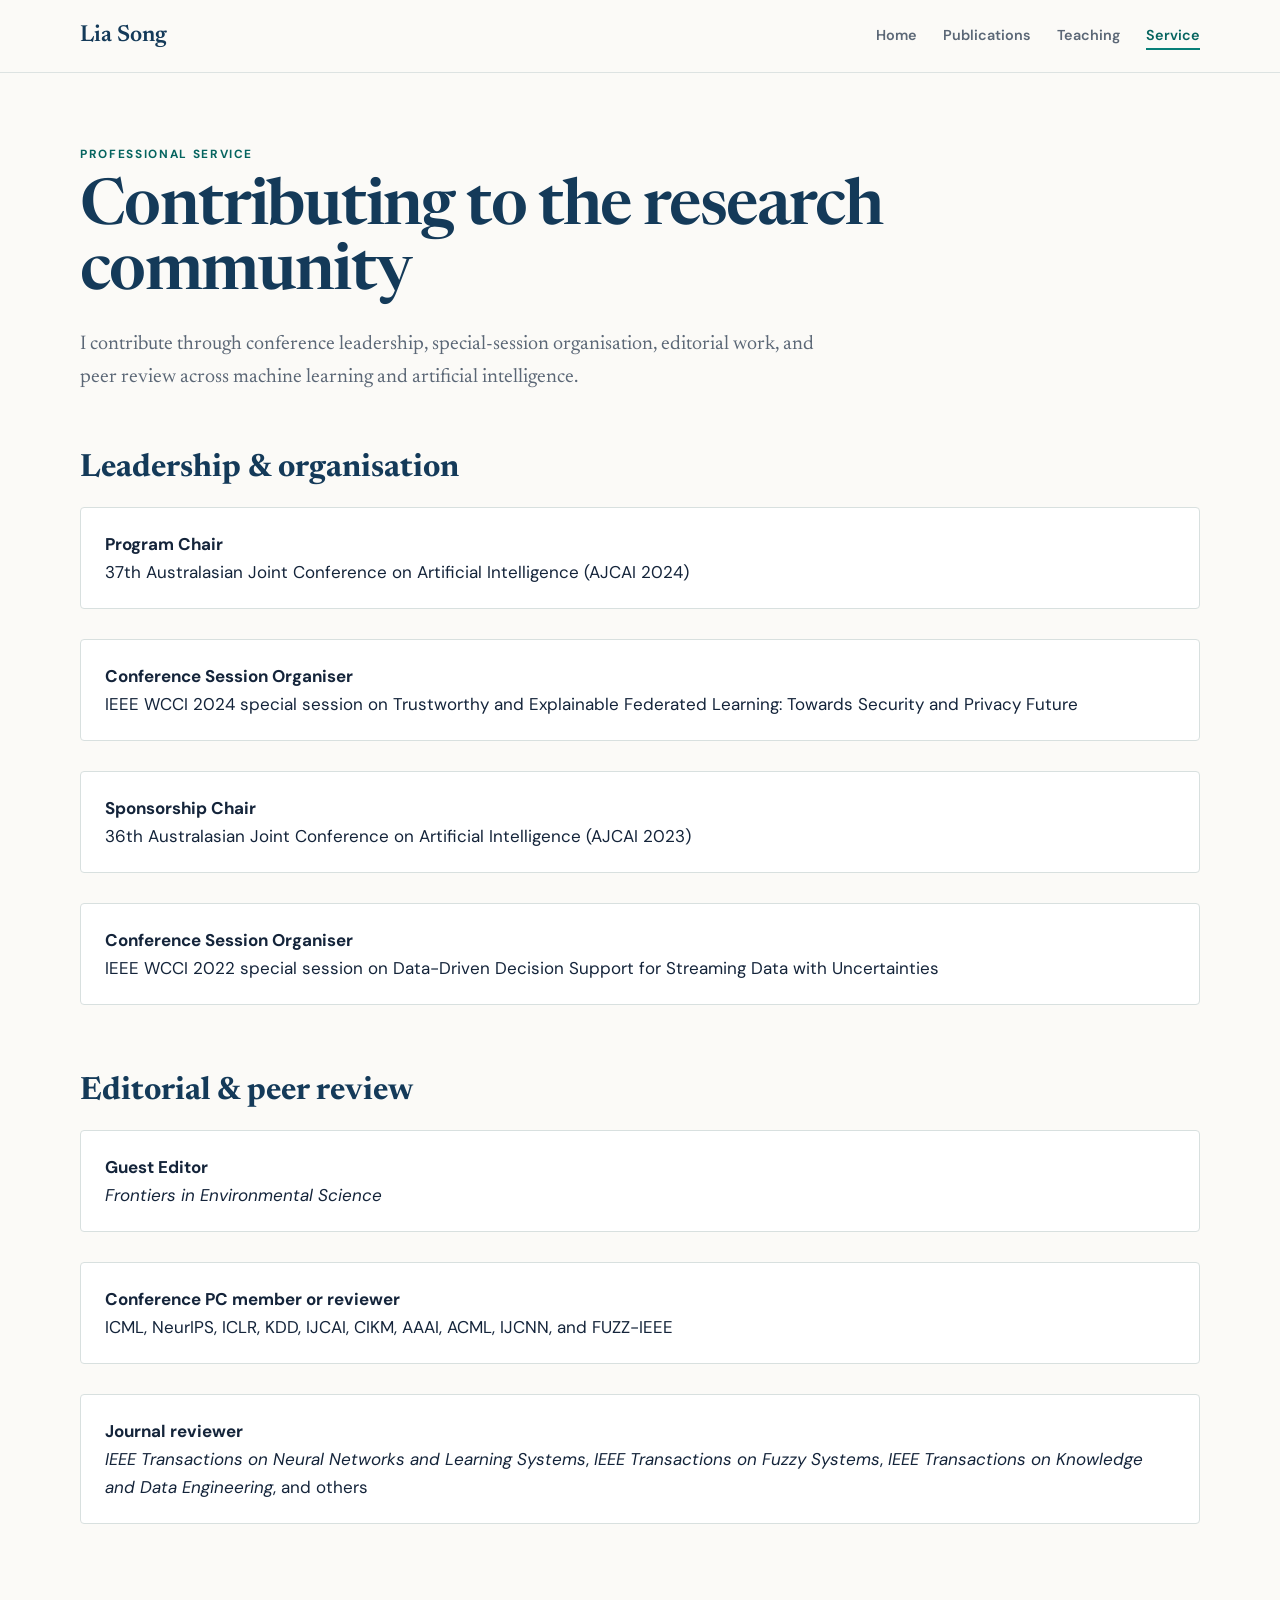
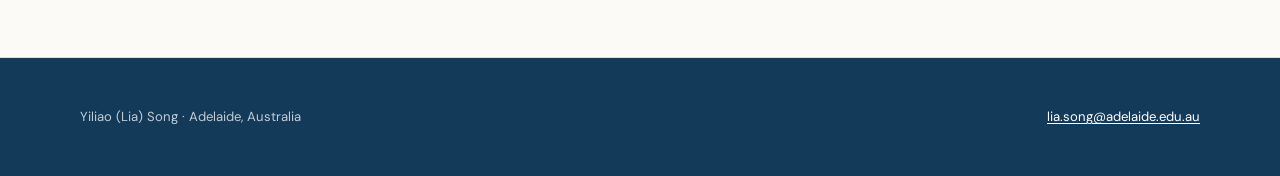
<file: service.html>
<!doctype html>
<html lang="en">
<head>
    <meta charset="utf-8">
    <meta name="viewport" content="width=device-width, initial-scale=1">
    <meta name="description" content="Professional service by Yiliao (Lia) Song.">
    <title>Professional Service | Yiliao (Lia) Song</title>
    <link rel="stylesheet" href="style.css?v=20260722-4">
</head>
<body>
<header class="site-header">
    <nav class="nav-shell" aria-label="Primary navigation">
        <a class="wordmark" href="index.html">Lia Song</a>
        <div class="nav-links">
            <a href="index.html">Home</a>
            <a href="publication.html">Publications</a>
            <a href="teaching.html">Teaching</a>
            <a class="current" href="service.html">Service</a>
        </div>
    </nav>
</header>
<main class="interior-main page-shell">
    <p class="eyebrow page-kicker">Professional service</p>
    <h1 class="page-title">Contributing to the research community</h1>
    <p class="page-intro">I contribute through conference leadership, special-session organisation, editorial work, and peer review across machine learning and artificial intelligence.</p>

    <section class="content-section">
        <h2>Leadership &amp; organisation</h2>
        <ul class="service-list">
            <li><strong>Program Chair</strong><br>37th Australasian Joint Conference on Artificial Intelligence (AJCAI 2024)</li>
            <li><strong>Conference Session Organiser</strong><br>IEEE WCCI 2024 special session on Trustworthy and Explainable Federated Learning: Towards Security and Privacy Future</li>
            <li><strong>Sponsorship Chair</strong><br>36th Australasian Joint Conference on Artificial Intelligence (AJCAI 2023)</li>
            <li><strong>Conference Session Organiser</strong><br>IEEE WCCI 2022 special session on Data-Driven Decision Support for Streaming Data with Uncertainties</li>
        </ul>
    </section>

    <section class="content-section">
        <h2>Editorial &amp; peer review</h2>
        <ul class="service-list">
            <li><strong>Guest Editor</strong><br><em>Frontiers in Environmental Science</em></li>
            <li><strong>Conference PC member or reviewer</strong><br>ICML, NeurIPS, ICLR, KDD, IJCAI, CIKM, AAAI, ACML, IJCNN, and FUZZ-IEEE</li>
            <li><strong>Journal reviewer</strong><br><em>IEEE Transactions on Neural Networks and Learning Systems</em>, <em>IEEE Transactions on Fuzzy Systems</em>, <em>IEEE Transactions on Knowledge and Data Engineering</em>, and others</li>
        </ul>
    </section>
</main>
<footer class="site-footer"><div class="page-shell footer-inner"><p>Yiliao (Lia) Song · Adelaide, Australia</p><p><a href="mailto:lia.song@adelaide.edu.au">lia.song@adelaide.edu.au</a></p></div></footer>
</body>
</html>
</file>
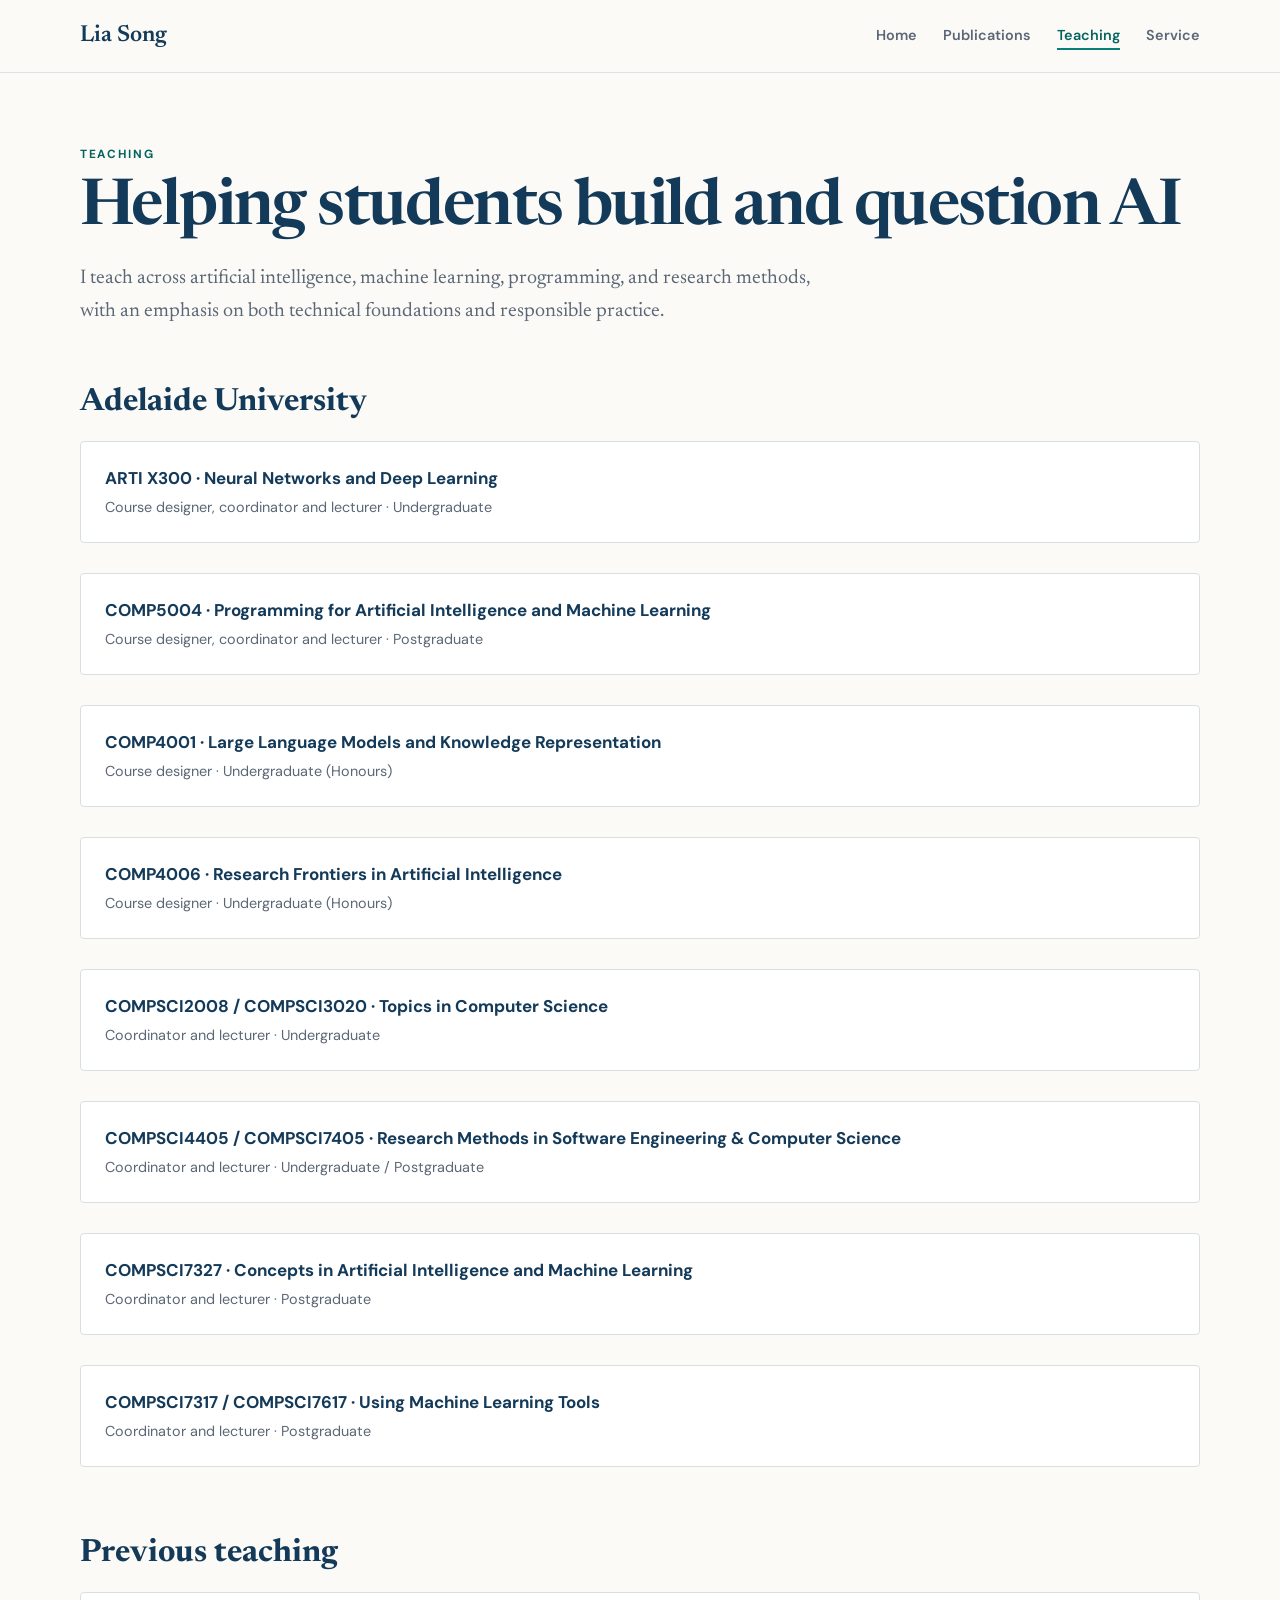
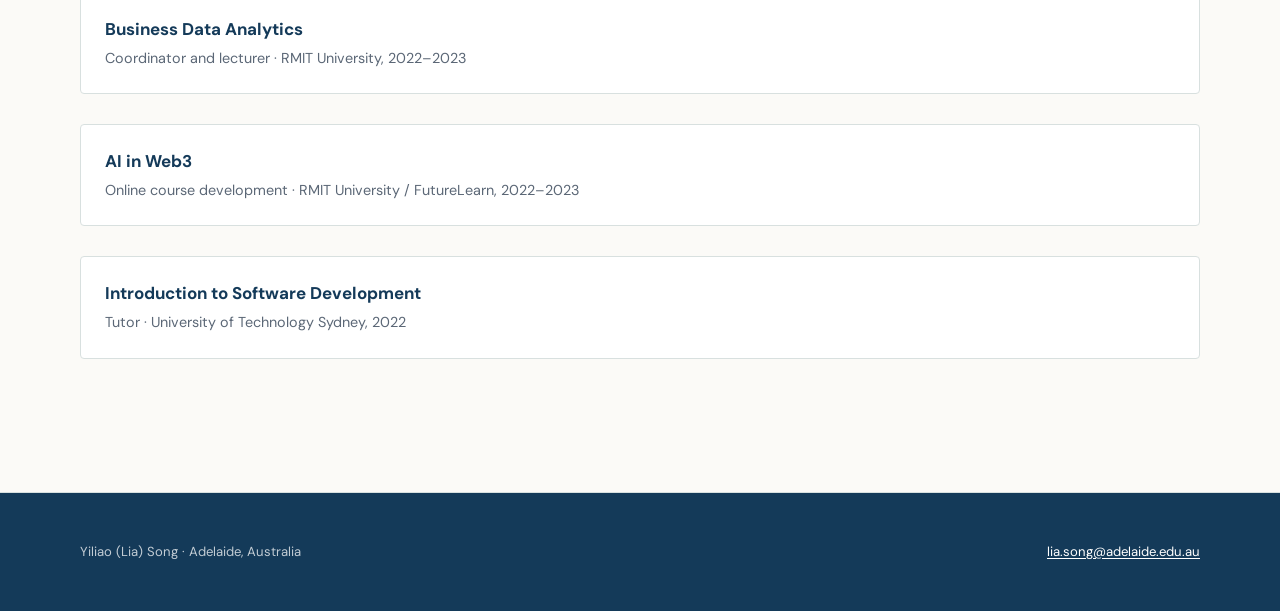
<file: teaching.html>
<!doctype html>
<html lang="en">
<head>
    <meta charset="utf-8">
    <meta name="viewport" content="width=device-width, initial-scale=1">
    <meta name="description" content="Teaching by Yiliao (Lia) Song in artificial intelligence, machine learning, and data analytics.">
    <title>Teaching | Yiliao (Lia) Song</title>
    <link rel="stylesheet" href="style.css?v=20260722-4">
</head>
<body>
<header class="site-header">
    <nav class="nav-shell" aria-label="Primary navigation">
        <a class="wordmark" href="index.html">Lia Song</a>
        <div class="nav-links">
            <a href="index.html">Home</a>
            <a href="publication.html">Publications</a>
            <a class="current" href="teaching.html">Teaching</a>
            <a href="service.html">Service</a>
        </div>
    </nav>
</header>
<main class="interior-main page-shell">
    <p class="eyebrow page-kicker">Teaching</p>
    <h1 class="page-title">Helping students build and question AI</h1>
    <p class="page-intro">I teach across artificial intelligence, machine learning, programming, and research methods, with an emphasis on both technical foundations and responsible practice.</p>

    <section class="content-section">
        <h2>Adelaide University</h2>
        <ul class="course-list">
            <li><strong>ARTI X300 · Neural Networks and Deep Learning</strong><span>Course designer, coordinator and lecturer · Undergraduate</span></li>
            <li><strong>COMP5004 · Programming for Artificial Intelligence and Machine Learning</strong><span>Course designer, coordinator and lecturer · Postgraduate</span></li>
            <li><strong>COMP4001 · Large Language Models and Knowledge Representation</strong><span>Course designer · Undergraduate (Honours)</span></li>
            <li><strong>COMP4006 · Research Frontiers in Artificial Intelligence</strong><span>Course designer · Undergraduate (Honours)</span></li>
            <li><strong>COMPSCI2008 / COMPSCI3020 · Topics in Computer Science</strong><span>Coordinator and lecturer · Undergraduate</span></li>
            <li><strong>COMPSCI4405 / COMPSCI7405 · Research Methods in Software Engineering &amp; Computer Science</strong><span>Coordinator and lecturer · Undergraduate / Postgraduate</span></li>
            <li><strong>COMPSCI7327 · Concepts in Artificial Intelligence and Machine Learning</strong><span>Coordinator and lecturer · Postgraduate</span></li>
            <li><strong>COMPSCI7317 / COMPSCI7617 · Using Machine Learning Tools</strong><span>Coordinator and lecturer · Postgraduate</span></li>
        </ul>
    </section>

    <section class="content-section">
        <h2>Previous teaching</h2>
        <ul class="course-list">
            <li><strong>Business Data Analytics</strong><span>Coordinator and lecturer · RMIT University, 2022–2023</span></li>
            <li><strong>AI in Web3</strong><span>Online course development · RMIT University / FutureLearn, 2022–2023</span></li>
            <li><strong>Introduction to Software Development</strong><span>Tutor · University of Technology Sydney, 2022</span></li>
        </ul>
    </section>
</main>
<footer class="site-footer"><div class="page-shell footer-inner"><p>Yiliao (Lia) Song · Adelaide, Australia</p><p><a href="mailto:lia.song@adelaide.edu.au">lia.song@adelaide.edu.au</a></p></div></footer>
</body>
</html>
</file>
<file: style.css>
@import url('https://fonts.googleapis.com/css2?family=DM+Sans:wght@400;500;600;700&family=Newsreader:opsz,wght@6..72,500;6..72,600&display=swap');

:root {
    --ink: #14243a;
    --muted: #5b6776;
    --navy: #143a59;
    --teal: #087f78;
    --teal-dark: #05645f;
    --paper: #fbfaf7;
    --white: #ffffff;
    --tint: #eef5f3;
    --line: #d8e0df;
    --max-width: 1120px;
    --serif: "Newsreader", Georgia, serif;
    --sans: "DM Sans", -apple-system, BlinkMacSystemFont, "Segoe UI", sans-serif;
}

* { box-sizing: border-box; }

html { scroll-behavior: smooth; }

body {
    margin: 0;
    color: var(--ink);
    background: var(--paper);
    font-family: var(--sans);
    font-size: 17px;
    line-height: 1.65;
    -webkit-font-smoothing: antialiased;
}

.visually-hidden {
    position: absolute !important;
    width: 1px;
    height: 1px;
    padding: 0;
    margin: -1px;
    overflow: hidden;
    clip: rect(0, 0, 0, 0);
    white-space: nowrap;
    border: 0;
}

a { color: var(--teal-dark); text-decoration-thickness: 1px; text-underline-offset: 0.18em; }
a:hover { color: var(--navy); }
img { max-width: 100%; height: auto; }

.page-shell { width: min(calc(100% - 48px), var(--max-width)); margin-inline: auto; }

.site-header {
    position: sticky;
    top: 0;
    z-index: 10;
    border-bottom: 1px solid rgba(216, 224, 223, 0.85);
    background: rgba(251, 250, 247, 0.93);
    backdrop-filter: blur(14px);
}

.nav-shell {
    width: min(calc(100% - 48px), var(--max-width));
    min-height: 72px;
    margin-inline: auto;
    display: flex;
    align-items: center;
    justify-content: space-between;
    gap: 32px;
}

.wordmark { color: var(--navy); font-family: var(--serif); font-size: 1.45rem; font-weight: 600; text-decoration: none; }
.nav-links { display: flex; align-items: center; gap: 26px; }
.nav-links a { color: var(--muted); font-size: 0.9rem; font-weight: 600; text-decoration: none; }
.nav-links a:hover, .nav-links a.current { color: var(--teal-dark); }
.nav-links a.current { box-shadow: 0 2px 0 var(--teal); }

.hero {
    display: grid;
    grid-template-columns: minmax(0, 1.55fr) minmax(290px, 0.72fr);
    gap: clamp(48px, 8vw, 104px);
    align-items: center;
    padding-block: clamp(72px, 10vw, 128px);
}

.eyebrow, .section-label {
    margin: 0 0 14px;
    color: var(--teal-dark);
    font-size: 0.74rem;
    font-weight: 700;
    letter-spacing: 0.14em;
    text-transform: uppercase;
}

.hero h1, .section-heading h2, .page-title {
    margin: 0;
    color: var(--navy);
    font-family: var(--serif);
    font-weight: 600;
    letter-spacing: -0.025em;
    line-height: 1.03;
}

.hero h1 { max-width: 760px; font-size: clamp(2.6rem, 4vw, 3.7rem); }
.hero h1 span { color: var(--teal); font-style: normal; font-weight: 500; }
.role { margin: 18px 0 0; color: var(--navy); font-size: clamp(1.05rem, 2vw, 1.28rem); font-weight: 600; }
.intro { max-width: 720px; margin: 24px 0 0; color: var(--muted); font-family: var(--serif); font-size: clamp(1.25rem, 2.4vw, 1.56rem); line-height: 1.48; }
.hero-actions { margin-top: 34px; display: flex; flex-wrap: wrap; align-items: center; gap: 14px; }

.button {
    display: inline-flex;
    min-height: 46px;
    align-items: center;
    justify-content: center;
    border: 1px solid var(--line);
    border-radius: 999px;
    padding: 10px 20px;
    background: var(--white);
    color: var(--navy);
    font-size: 0.88rem;
    font-weight: 700;
    text-decoration: none;
}
.button:hover { border-color: var(--teal); color: var(--teal-dark); }
.button.primary { border-color: var(--navy); background: var(--navy); color: white; }
.button.primary:hover { border-color: var(--teal-dark); background: var(--teal-dark); color: white; }
.text-link { margin-left: 6px; font-size: 0.9rem; font-weight: 700; text-decoration: none; }

.profile-card { overflow: hidden; margin: 0; border: 1px solid var(--line); border-radius: 4px 4px 96px 4px; background: var(--white); box-shadow: 0 24px 70px rgba(20, 58, 89, 0.11); }
.profile-card img { display: block; width: 100%; aspect-ratio: 1.04 / 1; object-fit: cover; object-position: center 18%; }
.profile-card-body { padding: 25px 28px 34px; }
.profile-card-body p { margin: 0 0 13px; color: var(--muted); font-size: 0.82rem; line-height: 1.45; }
.profile-card-body p:last-child { margin-bottom: 0; }
.profile-card-body strong { color: var(--navy); }

.section { padding-block: clamp(76px, 10vw, 120px); }
.section-heading { max-width: 690px; }
.section-heading h2, .page-title { font-size: clamp(2.45rem, 5vw, 4.3rem); }
.section-heading > p:last-child { max-width: 610px; margin: 20px 0 0; color: var(--muted); }

.research-grid { display: grid; grid-template-columns: repeat(3, 1fr); gap: 22px; margin-top: 52px; }
.research-card { min-height: 270px; border-top: 3px solid var(--teal); padding: 27px 6px 0; }
.card-number { color: var(--teal); font-size: 0.72rem; font-weight: 700; letter-spacing: 0.12em; }
.research-card h3 { margin: 48px 0 14px; color: var(--navy); font-family: var(--serif); font-size: 1.6rem; line-height: 1.15; }
.research-card p { margin: 0; color: var(--muted); font-size: 0.94rem; }

.section-tint { background: var(--tint); }
.news-layout { display: grid; grid-template-columns: minmax(240px, 0.72fr) minmax(0, 1.28fr); gap: clamp(48px, 9vw, 110px); }
.news-intro { position: sticky; top: 112px; align-self: start; }
.news-list { border-top: 1px solid #b9cdca; }
.news-item { display: grid; grid-template-columns: 104px 1fr; gap: 22px; padding: 26px 0; border-bottom: 1px solid #c9d9d7; }
.news-item time { color: var(--teal-dark); font-size: 0.78rem; font-weight: 700; letter-spacing: 0.04em; text-transform: uppercase; }
.news-tag { display: inline-block; margin-bottom: 6px; color: var(--muted); font-size: 0.69rem; font-weight: 700; letter-spacing: 0.1em; text-transform: uppercase; }
.news-item h3 { margin: 0; color: var(--navy); font-family: var(--serif); font-size: 1.32rem; line-height: 1.25; }
.news-item p { margin: 7px 0 0; color: var(--muted); font-size: 0.9rem; line-height: 1.55; }
.news-archive { padding: 22px 0; border-bottom: 1px solid #c9d9d7; }
.news-archive summary { color: var(--navy); cursor: pointer; font-weight: 700; }
.news-archive ul { margin: 20px 0 0; padding-left: 20px; color: var(--muted); }
.news-archive li { margin: 9px 0; }
.news-archive time { display: inline-block; min-width: 54px; color: var(--teal-dark); font-weight: 700; }

.split-section { display: grid; grid-template-columns: 0.72fr 1.28fr; gap: clamp(48px, 9vw, 110px); }
.prose { color: var(--muted); font-family: var(--serif); font-size: 1.16rem; }
.prose p { margin: 0 0 22px; }
.credential-row { display: grid; grid-template-columns: repeat(3, 1fr); gap: 16px; margin-top: 42px; padding-top: 25px; border-top: 1px solid var(--line); font-family: var(--sans); }
.credential-row div { display: flex; flex-direction: column; gap: 4px; }
.credential-row strong { color: var(--teal-dark); font-size: 0.78rem; }
.credential-row span { color: var(--ink); font-size: 0.82rem; line-height: 1.4; }

.site-footer { border-top: 1px solid var(--line); background: var(--navy); color: rgba(255,255,255,0.74); }
.footer-inner { min-height: 118px; display: flex; align-items: center; justify-content: space-between; gap: 28px; }
.footer-inner p { margin: 0; font-size: 0.82rem; }
.footer-inner a { color: white; }

/* Interior pages and legacy content */
.interior-main { padding-block: 72px 104px; }
.page-kicker { margin-bottom: 12px; }
.page-intro { max-width: 760px; margin: 20px 0 52px; color: var(--muted); font-family: var(--serif); font-size: 1.24rem; }
.content-section { margin-top: 56px; }
.content-section h2, #layout-content h2 { margin: 0 0 20px; color: var(--navy); font-family: var(--serif); font-size: 2rem; line-height: 1.15; }
.content-section h3, #layout-content h3 { color: var(--navy); font-family: var(--serif); }
.content-section li { margin-bottom: 12px; }
.course-list, .service-list { display: grid; gap: 18px; padding: 0; list-style: none; }
.course-list li, .service-list li { border: 1px solid var(--line); border-radius: 4px; padding: 22px 24px; background: var(--white); }
.course-list strong { display: block; color: var(--navy); }
.course-list span { color: var(--muted); font-size: 0.9rem; }

.featured-publications { margin: 76px 0 86px; }
.featured-publications-heading { max-width: 680px; margin-bottom: 42px; }
.featured-publications-heading h2 { margin-bottom: 14px; }
.featured-publications-heading > p:last-child { margin: 0; color: var(--muted); }
.publication-card {
    display: grid;
    grid-template-columns: minmax(300px, 420px) minmax(0, 1fr);
    gap: clamp(28px, 4vw, 48px);
    align-items: center;
    padding: 28px;
    border: 1px solid var(--line);
    border-radius: 18px;
    background: var(--white);
    box-shadow: 0 14px 42px rgba(20, 58, 89, 0.07);
}
.publication-card + .publication-card { margin-top: 28px; }
.publication-card-reverse { grid-template-columns: minmax(300px, 420px) minmax(0, 1fr); border-radius: 18px; }
.publication-card-reverse .publication-figure { grid-column: 1; grid-row: 1; }
.publication-card-reverse .publication-copy { grid-column: 2; grid-row: 1; }
.publication-figure { overflow: hidden; margin: 0; border: 1px solid var(--line); border-radius: 4px; background: #f7f8f7; }
.publication-figure img { display: block; width: 100%; height: clamp(230px, 24vw, 280px); object-fit: contain; background: white; }
.publication-figure figcaption { padding: 10px 13px; border-top: 1px solid var(--line); color: var(--muted); font-size: 0.7rem; }
.publication-meta { margin: 0 0 14px; color: var(--teal-dark); font-size: 0.72rem; font-weight: 700; letter-spacing: 0.08em; text-transform: uppercase; }
.publication-number { display: inline-flex; width: 28px; height: 28px; margin-right: 8px; border-radius: 50%; align-items: center; justify-content: center; background: var(--teal-dark); color: white; letter-spacing: 0; }
.preprint-pill { display: inline-block; margin-right: 8px; padding: 5px 9px; border-radius: 999px; background: var(--teal-dark); color: white; letter-spacing: 0.08em; }
.publication-copy h3 { margin: 0 0 13px; color: var(--navy); font-family: var(--serif); font-size: clamp(1.32rem, 2.3vw, 1.72rem); line-height: 1.16; }
.publication-copy > p:not(.publication-meta):not(.publication-authors) { margin: 18px 0; color: var(--muted); font-size: 0.92rem; }
.publication-authors { margin: 0; color: var(--ink); font-size: 0.8rem; line-height: 1.5; }
.publication-link { font-size: 0.84rem; font-weight: 700; text-decoration: none; }
.latest-arxiv { margin-top: 28px; padding-top: 0; border-top: 0; }
.publication-more { margin: -34px 0 20px; padding-top: 28px; border-top: 1px solid var(--line); color: var(--muted); }
.publication-more a { font-weight: 700; text-decoration: none; }

table#tlayout { width: min(calc(100% - 48px), var(--max-width)); margin: 60px auto 100px; border: 0; border-collapse: collapse; background: transparent; }
#layout-menu { display: none; }
#layout-content { padding: 0; border: 0; background: transparent; vertical-align: top; }
#layout-content > h1 { margin: 0 0 24px; color: var(--navy); font-family: var(--serif); font-size: clamp(2.5rem, 5vw, 4rem); }
#layout-content hr { height: 1px; border: 0; background: var(--line); }
#layout-content ul, #layout-content ol { padding-left: 24px; }
#layout-content li { margin-bottom: 10px; }

@media (max-width: 820px) {
    .hero { grid-template-columns: 1fr; padding-top: 62px; }
    .profile-card { max-width: 430px; grid-row: 1; }
    .research-grid { grid-template-columns: 1fr; }
    .research-card { min-height: 0; }
    .research-card h3 { margin-top: 24px; }
    .news-layout, .split-section { grid-template-columns: 1fr; }
    .news-intro { position: static; }
    .credential-row { grid-template-columns: 1fr; }
    .publication-card, .publication-card-reverse { grid-template-columns: 1fr; padding: 24px; border-radius: 16px; }
    .publication-card-reverse .publication-figure, .publication-card-reverse .publication-copy { grid-column: 1; }
    .publication-card-reverse .publication-figure { grid-row: 1; }
    .publication-card-reverse .publication-copy { grid-row: 2; }
}

@media (max-width: 620px) {
    body { font-size: 16px; }
    .page-shell, .nav-shell, table#tlayout { width: min(calc(100% - 32px), var(--max-width)); }
    .nav-shell { min-height: auto; padding-block: 17px; align-items: flex-start; flex-direction: column; gap: 12px; }
    .nav-links { width: 100%; gap: 0; justify-content: space-between; }
    .nav-links a { font-size: 0.78rem; }
    .hero h1 { font-size: clamp(2.45rem, 10vw, 2.85rem); }
    .hero-actions { align-items: stretch; flex-direction: column; }
    .button { width: 100%; }
    .text-link { margin: 4px 0 0; text-align: center; }
    .news-item { grid-template-columns: 1fr; gap: 6px; }
    .footer-inner { padding-block: 28px; align-items: flex-start; flex-direction: column; gap: 8px; }
}

@media print {
    .site-header { position: static; }
    body { background: white; color: black; }
    .button { border: 0; padding: 0; }
    .section { padding-block: 36px; }
}
</file>
